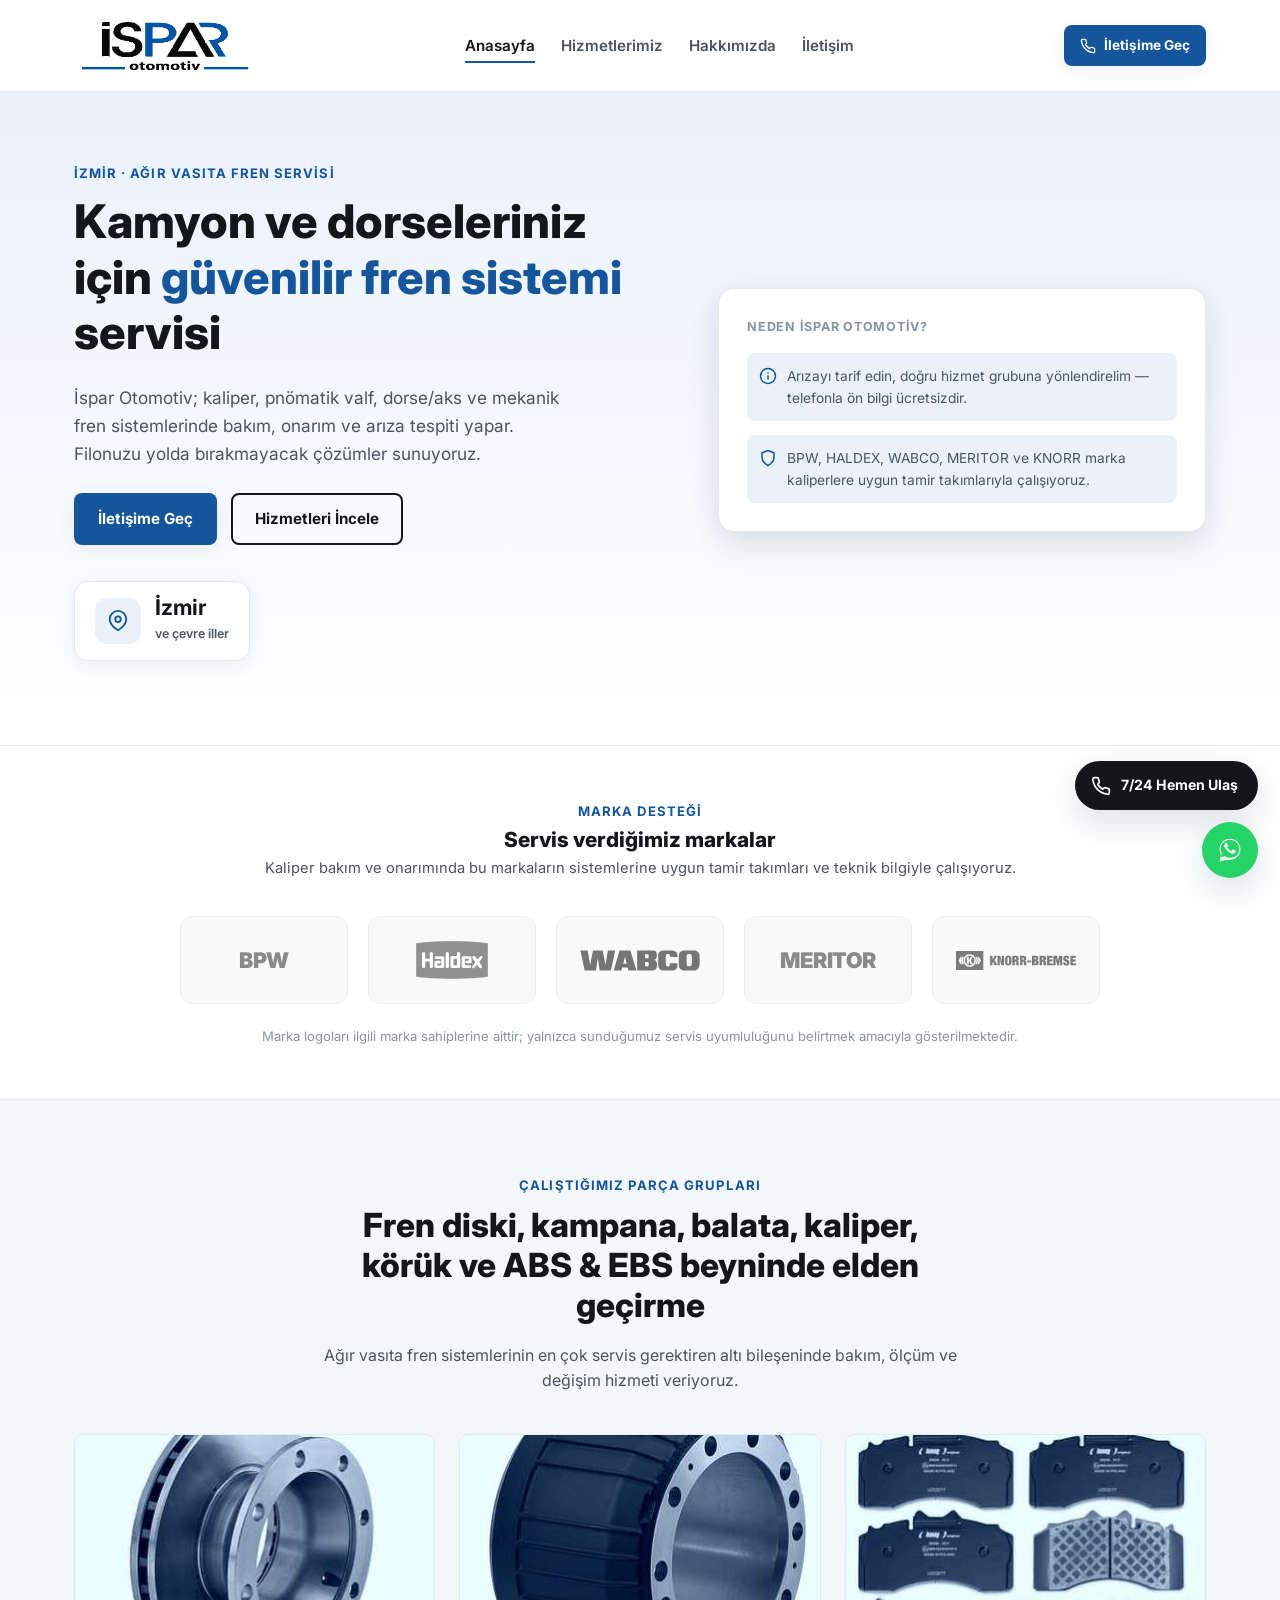
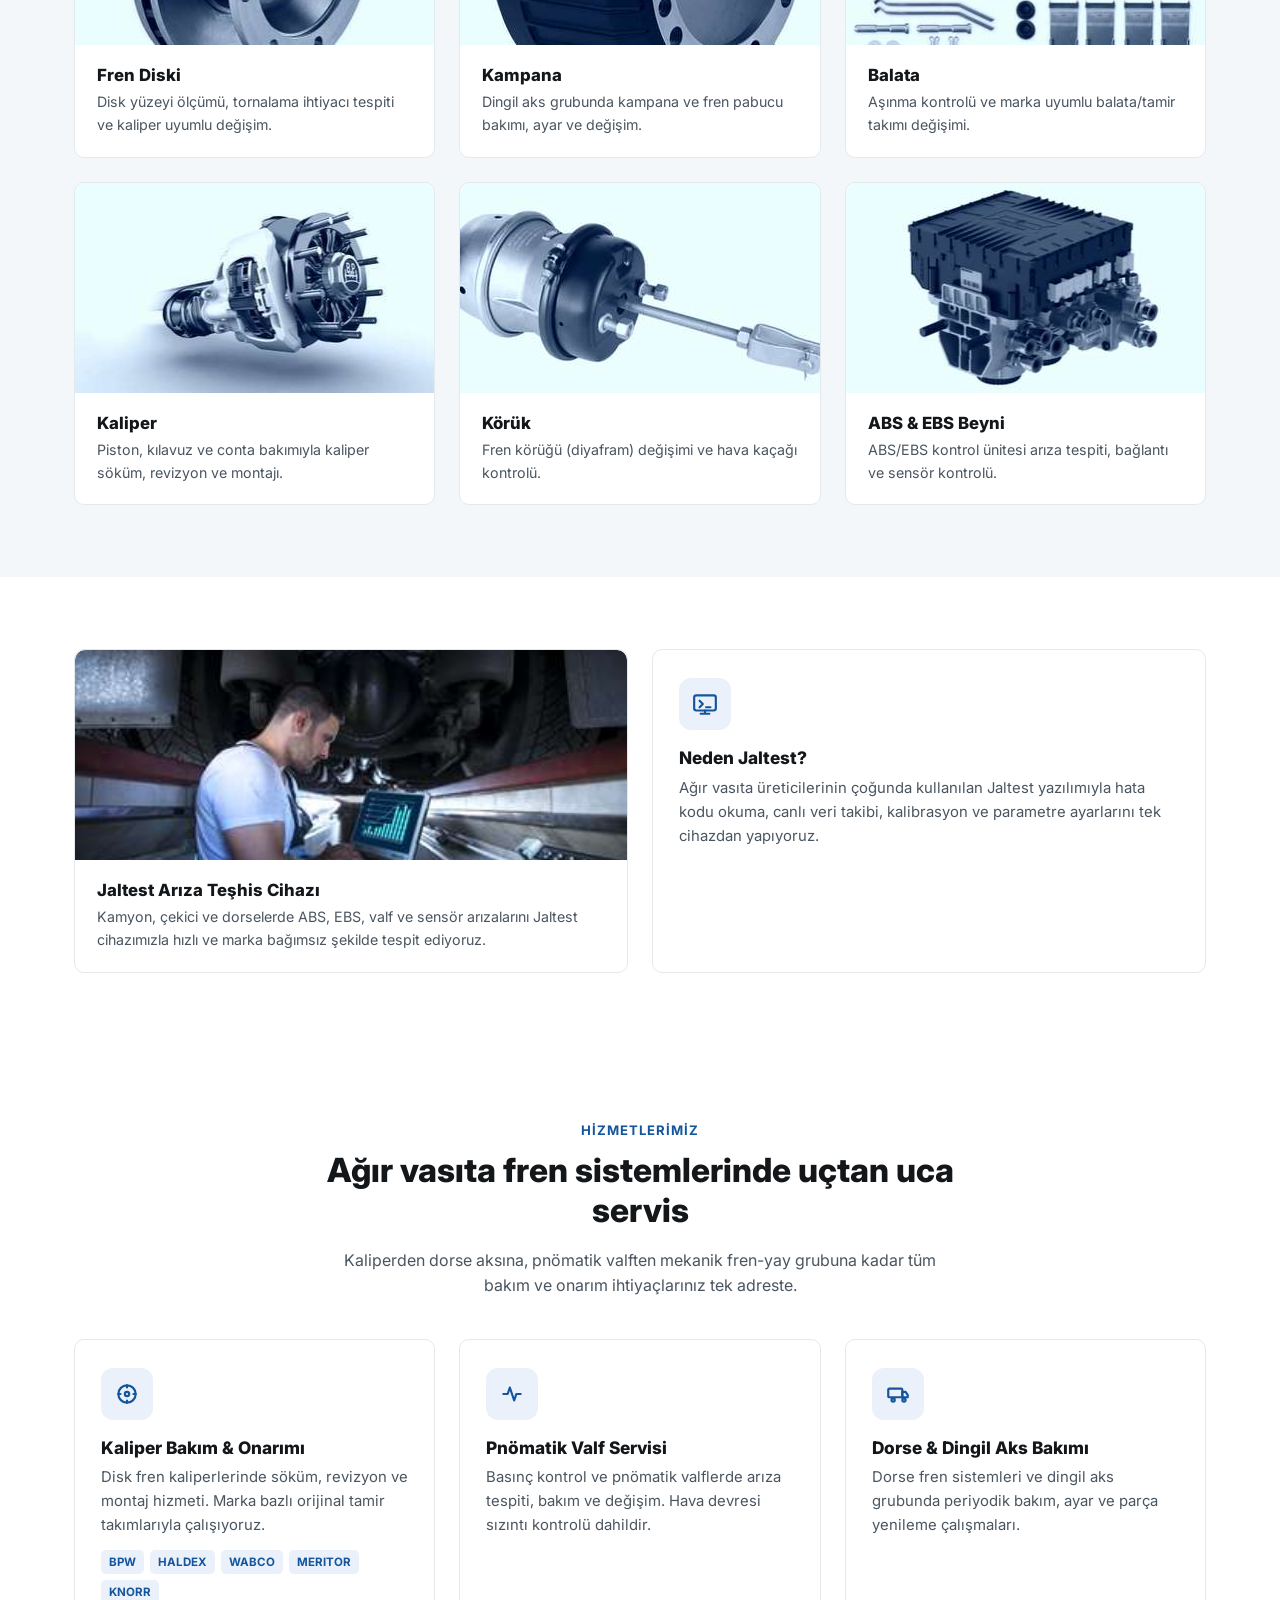
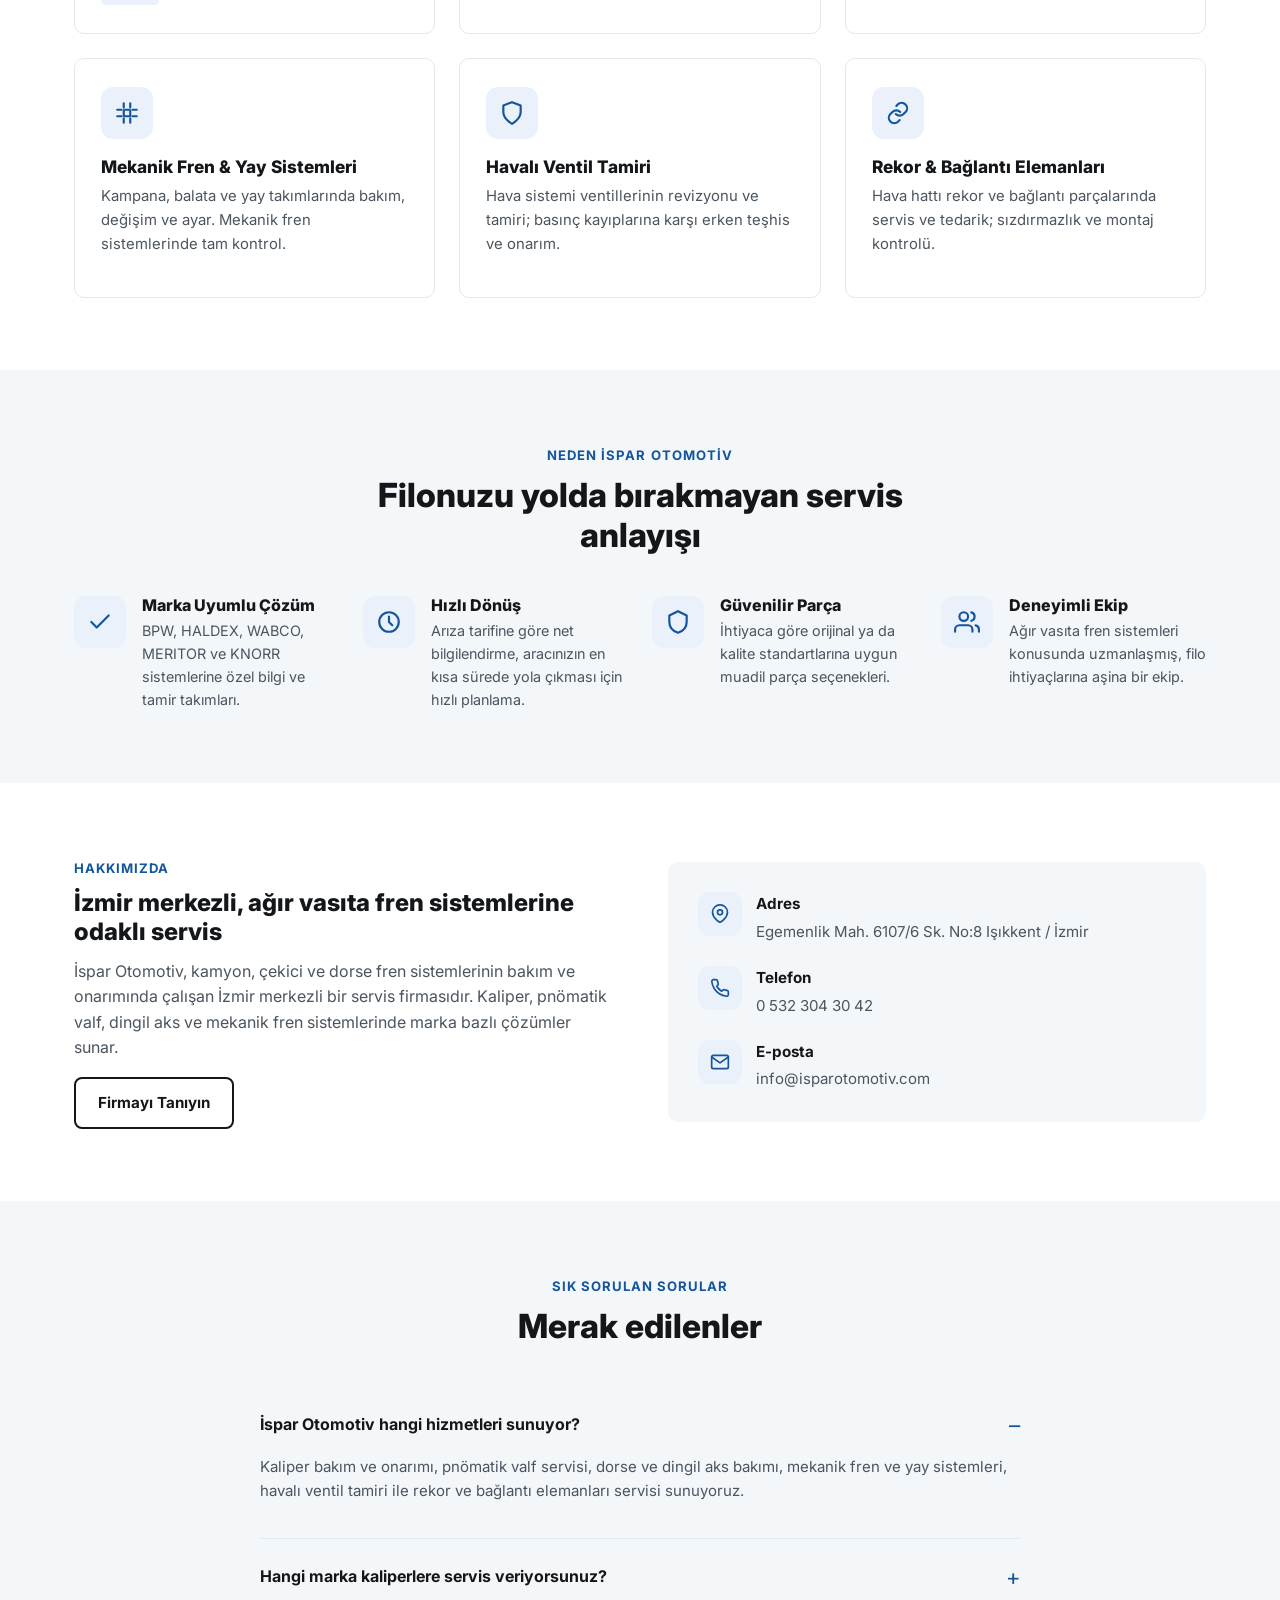
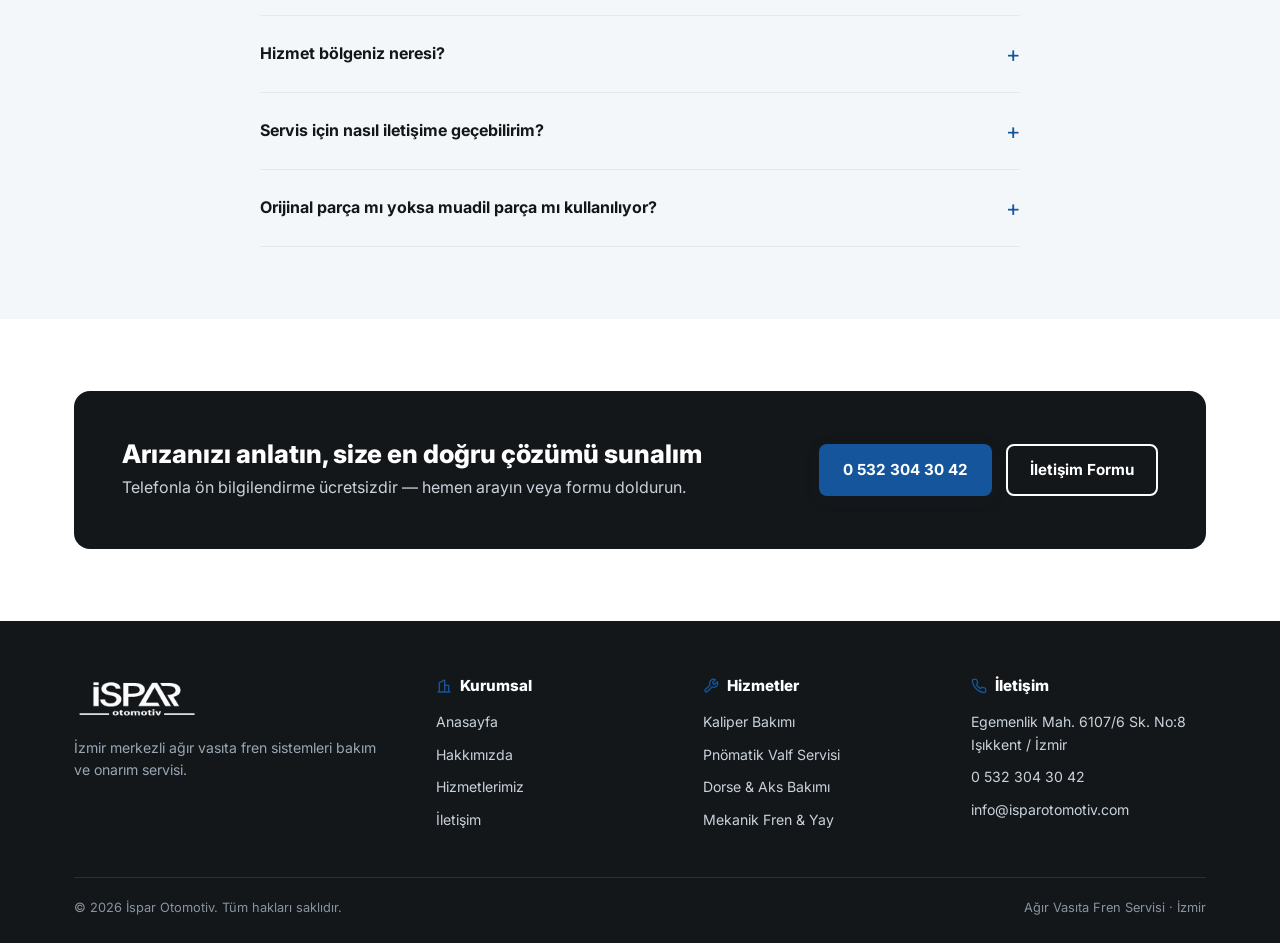
<file: index.html>
<!DOCTYPE html>
<html lang="tr">
<head>
<meta charset="UTF-8">
<meta name="viewport" content="width=device-width, initial-scale=1.0">
<title>İspar Otomotiv | İzmir Ağır Vasıta Fren Servisi – Kaliper, Valf, Dorse Bakımı</title>
<meta name="description" content="İspar Otomotiv, İzmir'de ağır vasıta (kamyon, çekici, dorse) fren sistemleri servisidir. BPW, HALDEX, WABCO, MERITOR, KNORR marka kaliper tamiri, pnömatik valf ve dorse/aks bakımı sunar.">
<link rel="canonical" href="https://www.isparotomotiv.com/">
<meta name="robots" content="index, follow">

<!-- Open Graph -->
<meta property="og:type" content="business.business">
<meta property="og:title" content="İspar Otomotiv | Ağır Vasıta Fren Servisi">
<meta property="og:description" content="İzmir'de ağır vasıta fren sistemleri bakım ve onarım hizmeti: kaliper tamiri, pnömatik valf servisi, dorse ve dingil aks bakımı.">
<meta property="og:url" content="https://www.isparotomotiv.com/">
<meta property="og:image" content="assets/og-image.png">
<meta property="og:locale" content="tr_TR">

<link rel="icon" href="assets/favicon.svg" type="image/svg+xml">
<link rel="apple-touch-icon" href="assets/logo.png">
<link rel="stylesheet" href="assets/style.css">
<link rel="preconnect" href="https://fonts.googleapis.com">
<link rel="stylesheet" href="https://fonts.googleapis.com/css2?family=Inter:wght@500;600;700;800;900&display=swap">

<!-- JSON-LD: Yerel işletme + hizmetler (SEO ve GEO / yapay zeka arama motorları için) -->
<script type="application/ld+json">
{
  "@context": "https://schema.org",
  "@type": ["AutoRepair", "LocalBusiness"],
  "name": "İspar Otomotiv",
  "alternateName": "İspar Ağır Vasıta Fren Servisi",
  "description": "Ağır vasıta (kamyon, çekici, dorse) fren sistemleri bakım ve onarım servisi. BPW, HALDEX, WABCO, MERITOR, KNORR marka kaliper tamiri, pnömatik valf ve dingil aks bakımı.",
  "url": "https://www.isparotomotiv.com/",
  "image": "https://www.isparotomotiv.com/assets/og-image.png",
  "telephone": "+905323043042",
  "email": "info@isparotomotiv.com",
  "address": {
    "@type": "PostalAddress",
    "streetAddress": "Egemenlik Mahallesi 6107/6 Sokak No:8 Işıkkent",
    "addressLocality": "İzmir",
    "addressCountry": "TR"
  },
  "areaServed": "İzmir ve çevre iller",
  "priceRange": "$$",
  "sameAs": ["https://www.isparotomotiv.com/"],
  "makesOffer": [
    { "@type": "Offer", "itemOffered": { "@type": "Service", "name": "Kaliper Bakım ve Onarımı (BPW, HALDEX, WABCO, MERITOR, KNORR)" } },
    { "@type": "Offer", "itemOffered": { "@type": "Service", "name": "Fren Körüğü (Diyafram) Servisi" } },
    { "@type": "Offer", "itemOffered": { "@type": "Service", "name": "ABS ve EBS Beyni Arıza Tespiti ve Servisi" } },
    { "@type": "Offer", "itemOffered": { "@type": "Service", "name": "Pnömatik Valf Servisi" } },
    { "@type": "Offer", "itemOffered": { "@type": "Service", "name": "Dorse ve Dingil Aks Bakımı" } },
    { "@type": "Offer", "itemOffered": { "@type": "Service", "name": "Mekanik Fren ve Yay Sistemleri Bakımı" } },
    { "@type": "Offer", "itemOffered": { "@type": "Service", "name": "Havalı Ventil Tamiri" } },
    { "@type": "Offer", "itemOffered": { "@type": "Service", "name": "Rekor ve Bağlantı Elemanları Servisi" } }
  ]
}
</script>

<!-- JSON-LD: Sık Sorulan Sorular -->
<script type="application/ld+json">
{
  "@context": "https://schema.org",
  "@type": "FAQPage",
  "mainEntity": [
    {
      "@type": "Question",
      "name": "İspar Otomotiv hangi hizmetleri sunuyor?",
      "acceptedAnswer": { "@type": "Answer", "text": "İspar Otomotiv; kaliper bakım ve onarımı, pnömatik valf servisi, dorse ve dingil aks bakımı, mekanik fren ve yay sistemleri, havalı ventil tamiri ile rekor ve bağlantı elemanları servisini kapsayan ağır vasıta fren sistemi hizmetleri sunar." }
    },
    {
      "@type": "Question",
      "name": "Hangi marka kaliperlere servis veriyorsunuz?",
      "acceptedAnswer": { "@type": "Answer", "text": "BPW, HALDEX, WABCO, MERITOR ve KNORR marka kaliper tamir takımları ile ilgili bakım ve onarım hizmeti veriyoruz." }
    },
    {
      "@type": "Question",
      "name": "Hizmet bölgeniz neresi?",
      "acceptedAnswer": { "@type": "Answer", "text": "İzmir merkezli olarak hizmet veriyor, İzmir ve çevre illerdeki ağır vasıta filolarına destek sağlıyoruz." }
    },
    {
      "@type": "Question",
      "name": "Servis için nasıl iletişime geçebilirim?",
      "acceptedAnswer": { "@type": "Answer", "text": "0 532 304 30 42 numaralı telefondan arayabilir, info@isparotomotiv.com adresine e-posta gönderebilir veya web sitemizdeki iletişim formunu doldurabilirsiniz." }
    },
    {
      "@type": "Question",
      "name": "Orijinal parça mı yoksa muadil parça mı kullanılıyor?",
      "acceptedAnswer": { "@type": "Answer", "text": "Araç ve filo ihtiyacına göre hem orijinal hem de kalite standartlarına uygun muadil parça seçenekleri sunuyoruz." }
    }
  ]
}
</script>
</head>
<body>

<header class="site-header">
  <div class="container">
    <a href="index.html" class="brand" aria-label="İspar Otomotiv anasayfa">
      <img src="assets/logo.png" alt="İspar Otomotiv logo" class="brand-logo">
    </a>

    <nav class="main-nav" id="main-nav">
      <ul>
        <li><a href="index.html" aria-current="page">Anasayfa</a></li>
        <li><a href="hizmetler.html">Hizmetlerimiz</a></li>
        <li><a href="hakkimizda.html">Hakkımızda</a></li>
        <li><a href="iletisim.html">İletişim</a></li>
      </ul>
    </nav>

    <div class="header-right">
      <a href="tel:+905323043042" class="header-contact-btn" aria-label="Bizi hemen arayın">
        <svg viewBox="0 0 24 24" fill="none" stroke="currentColor" stroke-width="2" stroke-linecap="round" stroke-linejoin="round"><path d="M22 16.92v3a2 2 0 0 1-2.18 2 19.79 19.79 0 0 1-8.63-3.07 19.5 19.5 0 0 1-6-6 19.79 19.79 0 0 1-3.07-8.67A2 2 0 0 1 4.11 2h3a2 2 0 0 1 2 1.72c.127.96.362 1.903.7 2.81a2 2 0 0 1-.45 2.11L8.09 9.91a16 16 0 0 0 6 6l1.27-1.27a2 2 0 0 1 2.11-.45c.907.338 1.85.573 2.81.7A2 2 0 0 1 22 16.92z"/></svg>
        <span class="full">İletişime Geç</span>
      </a>
      <button class="nav-toggle" aria-label="Menüyü aç" aria-expanded="false" aria-controls="main-nav">
        <span></span><span></span><span></span>
      </button>
    </div>
  </div>
</header>

<main>

  <!-- HERO -->
  <section class="hero">
    <div class="container">
      <div class="hero-copy">
        <span class="eyebrow">İzmir · Ağır Vasıta Fren Servisi</span>
        <h1>Kamyon ve dorseleriniz için <span class="hl">güvenilir fren sistemi</span> servisi</h1>
        <p class="lead">İspar Otomotiv; kaliper, pnömatik valf, dorse/aks ve mekanik fren sistemlerinde bakım, onarım ve arıza tespiti yapar. Filonuzu yolda bırakmayacak çözümler sunuyoruz.</p>
        <div class="hero-cta">
          <a href="iletisim.html" class="btn btn--primary">İletişime Geç</a>
          <a href="hizmetler.html" class="btn btn--outline">Hizmetleri İncele</a>
        </div>
        <div class="stat-strip stat-strip--single">
          <div class="stat-pill">
            <div class="icon-tile"><svg viewBox="0 0 24 24" fill="none" stroke="currentColor" stroke-width="2" stroke-linecap="round" stroke-linejoin="round"><path d="M21 10c0 7-9 12-9 12S3 17 3 10a9 9 0 0 1 18 0z"/><circle cx="12" cy="10" r="3"/></svg></div>
            <div><b>İzmir</b><span>ve çevre iller</span></div>
          </div>
        </div>
      </div>

      <div class="hero-art">
        <div class="brands-title">Neden İspar Otomotiv?</div>
        <div class="note" style="margin-bottom:14px;">
          <svg viewBox="0 0 24 24" fill="none" stroke="currentColor" stroke-width="2" stroke-linecap="round" stroke-linejoin="round"><circle cx="12" cy="12" r="10"/><path d="M12 16v-4M12 8h.01"/></svg>
          <span>Arızayı tarif edin, doğru hizmet grubuna yönlendirelim — telefonla ön bilgi ücretsizdir.</span>
        </div>
        <div class="note">
          <svg viewBox="0 0 24 24" fill="none" stroke="currentColor" stroke-width="2" stroke-linecap="round" stroke-linejoin="round"><path d="M12 22s8-4.5 8-11V5l-8-3-8 3v6c0 6.5 8 11 8 11z"/></svg>
          <span>BPW, HALDEX, WABCO, MERITOR ve KNORR marka kaliperlere uygun tamir takımlarıyla çalışıyoruz.</span>
        </div>
      </div>
    </div>
  </section>

  <!-- MARKA DUVARI -->
  <section class="brand-wall">
    <div class="container">
      <div class="brand-wall-head">
        <span class="eyebrow">Marka Desteği</span>
        <h2>Servis verdiğimiz markalar</h2>
        <p>Kaliper bakım ve onarımında bu markaların sistemlerine uygun tamir takımları ve teknik bilgiyle çalışıyoruz.</p>
      </div>
      <div class="brand-row">
        <div class="brand-item text-badge" title="BPW">BPW</div>
        <div class="brand-item"><img src="assets/brands/haldex.svg" alt="Haldex logosu" loading="lazy"></div>
        <div class="brand-item"><img src="assets/brands/wabco.svg" alt="WABCO logosu" loading="lazy"></div>
        <div class="brand-item text-badge" title="Meritor">MERITOR</div>
        <div class="brand-item"><img src="assets/brands/knorr.png" alt="Knorr-Bremse logosu" loading="lazy"></div>
      </div>
      <p class="brand-wall-more">Marka logoları ilgili marka sahiplerine aittir; yalnızca sunduğumuz servis uyumluluğunu belirtmek amacıyla gösterilmektedir.</p>
    </div>
  </section>

  <!-- PARÇA GALERİSİ -->
  <section class="section section--gray">
    <div class="container">
      <div class="section-head center">
        <span class="eyebrow">Çalıştığımız Parça Grupları</span>
        <h2>Fren diski, kampana, balata, kaliper, körük ve ABS &amp; EBS beyninde elden geçirme</h2>
        <p>Ağır vasıta fren sistemlerinin en çok servis gerektiren altı bileşeninde bakım, ölçüm ve değişim hizmeti veriyoruz.</p>
      </div>
      <div class="grid grid--3">
        <article class="card photo-card">
          <img src="assets/photos/disc.jpg" alt="Ağır vasıta fren diski" loading="lazy">
          <div class="photo-card-body">
            <h3>Fren Diski</h3>
            <p>Disk yüzeyi ölçümü, tornalama ihtiyacı tespiti ve kaliper uyumlu değişim.</p>
          </div>
        </article>
        <article class="card photo-card">
          <img src="assets/photos/drum.jpg" alt="Ağır vasıta fren kampanası" loading="lazy">
          <div class="photo-card-body">
            <h3>Kampana</h3>
            <p>Dingil aks grubunda kampana ve fren pabucu bakımı, ayar ve değişim.</p>
          </div>
        </article>
        <article class="card photo-card">
          <img src="assets/photos/pad.jpg" alt="Ağır vasıta fren balatası" loading="lazy">
          <div class="photo-card-body">
            <h3>Balata</h3>
            <p>Aşınma kontrolü ve marka uyumlu balata/tamir takımı değişimi.</p>
          </div>
        </article>
        <article class="card photo-card">
          <img src="assets/photos/kaliper.jpg" alt="Ağır vasıta mavi kaplamalı fren kaliperi" loading="lazy">
          <div class="photo-card-body">
            <h3>Kaliper</h3>
            <p>Piston, kılavuz ve conta bakımıyla kaliper söküm, revizyon ve montajı.</p>
          </div>
        </article>
        <article class="card photo-card">
          <img src="assets/photos/koruk.jpg" alt="Ağır vasıta mavi kaplamalı fren körüğü" loading="lazy">
          <div class="photo-card-body">
            <h3>Körük</h3>
            <p>Fren körüğü (diyafram) değişimi ve hava kaçağı kontrolü.</p>
          </div>
        </article>
        <article class="card photo-card">
          <img src="assets/photos/abs-ebs.jpg" alt="Ağır vasıta ABS ve EBS beyni" loading="lazy">
          <div class="photo-card-body">
            <h3>ABS &amp; EBS Beyni</h3>
            <p>ABS/EBS kontrol ünitesi arıza tespiti, bağlantı ve sensör kontrolü.</p>
          </div>
        </article>
      </div>
    </div>
  </section>

  <!-- JALTEST -->
  <section class="section">
    <div class="container">
      <div class="grid grid--2">
        <article class="card photo-card">
          <img src="assets/photos/jaltest.jpg" alt="Jaltest ağır vasıta arıza teşhis cihazı" loading="lazy">
          <div class="photo-card-body">
            <h3>Jaltest Arıza Teşhis Cihazı</h3>
            <p>Kamyon, çekici ve dorselerde ABS, EBS, valf ve sensör arızalarını Jaltest cihazımızla hızlı ve marka bağımsız şekilde tespit ediyoruz.</p>
          </div>
        </article>
        <article class="card">
          <div class="icon-tile">
            <svg viewBox="0 0 24 24" fill="none" stroke="currentColor" stroke-width="2" stroke-linecap="round" stroke-linejoin="round"><rect x="2" y="4" width="20" height="14" rx="2"/><path d="M8 21h8M12 18v3"/><path d="M7 9l3 3-3 3M13 15h4"/></svg>
          </div>
          <h3>Neden Jaltest?</h3>
          <p>Ağır vasıta üreticilerinin çoğunda kullanılan Jaltest yazılımıyla hata kodu okuma, canlı veri takibi, kalibrasyon ve parametre ayarlarını tek cihazdan yapıyoruz.</p>
        </article>
      </div>
    </div>
  </section>

  <!-- HİZMETLER ÖZET -->
  <section class="section" id="hizmetler">
    <div class="container">
      <div class="section-head center">
        <span class="eyebrow">Hizmetlerimiz</span>
        <h2>Ağır vasıta fren sistemlerinde uçtan uca servis</h2>
        <p>Kaliperden dorse aksına, pnömatik valften mekanik fren-yay grubuna kadar tüm bakım ve onarım ihtiyaçlarınız tek adreste.</p>
      </div>

      <div class="grid grid--3">
        <article class="card">
          <div class="icon-tile">
            <svg viewBox="0 0 24 24" fill="none" stroke="currentColor" stroke-width="2" stroke-linecap="round" stroke-linejoin="round"><circle cx="12" cy="12" r="8"/><circle cx="12" cy="12" r="2"/><path d="M12 4v2M12 18v2M4 12h2M18 12h2"/></svg>
          </div>
          <h3>Kaliper Bakım &amp; Onarımı</h3>
          <p>Disk fren kaliperlerinde söküm, revizyon ve montaj hizmeti. Marka bazlı orijinal tamir takımlarıyla çalışıyoruz.</p>
          <div class="tags"><span>BPW</span><span>HALDEX</span><span>WABCO</span><span>MERITOR</span><span>KNORR</span></div>
        </article>

        <article class="card">
          <div class="icon-tile">
            <svg viewBox="0 0 24 24" fill="none" stroke="currentColor" stroke-width="2" stroke-linecap="round" stroke-linejoin="round"><path d="M4 12h4l2-6 4 12 2-6h4"/></svg>
          </div>
          <h3>Pnömatik Valf Servisi</h3>
          <p>Basınç kontrol ve pnömatik valflerde arıza tespiti, bakım ve değişim. Hava devresi sızıntı kontrolü dahildir.</p>
        </article>

        <article class="card">
          <div class="icon-tile">
            <svg viewBox="0 0 24 24" fill="none" stroke="currentColor" stroke-width="2" stroke-linecap="round" stroke-linejoin="round"><rect x="3" y="7" width="13" height="8" rx="1"/><path d="M16 10h3l2 3v2h-5z"/><circle cx="7.5" cy="17.5" r="1.5"/><circle cx="17.5" cy="17.5" r="1.5"/></svg>
          </div>
          <h3>Dorse &amp; Dingil Aks Bakımı</h3>
          <p>Dorse fren sistemleri ve dingil aks grubunda periyodik bakım, ayar ve parça yenileme çalışmaları.</p>
        </article>

        <article class="card">
          <div class="icon-tile">
            <svg viewBox="0 0 24 24" fill="none" stroke="currentColor" stroke-width="2" stroke-linecap="round" stroke-linejoin="round"><path d="M9 3v4M15 3v4M9 17v4M15 17v4M3 9h4M3 15h4M17 9h4M17 15h4"/><rect x="9" y="9" width="6" height="6" rx="1"/></svg>
          </div>
          <h3>Mekanik Fren &amp; Yay Sistemleri</h3>
          <p>Kampana, balata ve yay takımlarında bakım, değişim ve ayar. Mekanik fren sistemlerinde tam kontrol.</p>
        </article>

        <article class="card">
          <div class="icon-tile">
            <svg viewBox="0 0 24 24" fill="none" stroke="currentColor" stroke-width="2" stroke-linecap="round" stroke-linejoin="round"><path d="M12 22s8-4.5 8-11V5l-8-3-8 3v6c0 6.5 8 11 8 11z"/></svg>
          </div>
          <h3>Havalı Ventil Tamiri</h3>
          <p>Hava sistemi ventillerinin revizyonu ve tamiri; basınç kayıplarına karşı erken teşhis ve onarım.</p>
        </article>

        <article class="card">
          <div class="icon-tile">
            <svg viewBox="0 0 24 24" fill="none" stroke="currentColor" stroke-width="2" stroke-linecap="round" stroke-linejoin="round"><path d="M10 13a5 5 0 0 0 7.07 0l1.93-1.93a5 5 0 0 0-7.07-7.07L10.5 5.5"/><path d="M14 11a5 5 0 0 0-7.07 0L4.93 12.93a5 5 0 0 0 7.07 7.07L13.5 18.5"/></svg>
          </div>
          <h3>Rekor &amp; Bağlantı Elemanları</h3>
          <p>Hava hattı rekor ve bağlantı parçalarında servis ve tedarik; sızdırmazlık ve montaj kontrolü.</p>
        </article>
      </div>
    </div>
  </section>

  <!-- NEDEN BİZ -->
  <section class="section section--gray">
    <div class="container">
      <div class="section-head center">
        <span class="eyebrow">Neden İspar Otomotiv</span>
        <h2>Filonuzu yolda bırakmayan servis anlayışı</h2>
      </div>

      <div class="grid grid--4">
        <div class="feature">
          <div class="icon-tile">
            <svg viewBox="0 0 24 24" fill="none" stroke="currentColor" stroke-width="2" stroke-linecap="round" stroke-linejoin="round"><path d="M20 6L9 17l-5-5"/></svg>
          </div>
          <div>
            <h4>Marka Uyumlu Çözüm</h4>
            <p>BPW, HALDEX, WABCO, MERITOR ve KNORR sistemlerine özel bilgi ve tamir takımları.</p>
          </div>
        </div>
        <div class="feature">
          <div class="icon-tile">
            <svg viewBox="0 0 24 24" fill="none" stroke="currentColor" stroke-width="2" stroke-linecap="round" stroke-linejoin="round"><circle cx="12" cy="12" r="9"/><path d="M12 7v5l3 3"/></svg>
          </div>
          <div>
            <h4>Hızlı Dönüş</h4>
            <p>Arıza tarifine göre net bilgilendirme, aracınızın en kısa sürede yola çıkması için hızlı planlama.</p>
          </div>
        </div>
        <div class="feature">
          <div class="icon-tile">
            <svg viewBox="0 0 24 24" fill="none" stroke="currentColor" stroke-width="2" stroke-linecap="round" stroke-linejoin="round"><path d="M12 2l8 4v6c0 5-3.5 8.5-8 10-4.5-1.5-8-5-8-10V6z"/></svg>
          </div>
          <div>
            <h4>Güvenilir Parça</h4>
            <p>İhtiyaca göre orijinal ya da kalite standartlarına uygun muadil parça seçenekleri.</p>
          </div>
        </div>
        <div class="feature">
          <div class="icon-tile">
            <svg viewBox="0 0 24 24" fill="none" stroke="currentColor" stroke-width="2" stroke-linecap="round" stroke-linejoin="round"><path d="M17 21v-2a4 4 0 0 0-4-4H5a4 4 0 0 0-4 4v2"/><circle cx="9" cy="7" r="4"/><path d="M23 21v-2a4 4 0 0 0-3-3.87"/><path d="M16 3.13a4 4 0 0 1 0 7.75"/></svg>
          </div>
          <div>
            <h4>Deneyimli Ekip</h4>
            <p>Ağır vasıta fren sistemleri konusunda uzmanlaşmış, filo ihtiyaçlarına aşina bir ekip.</p>
          </div>
        </div>
      </div>
    </div>
  </section>

  <!-- HAKKIMIZDA TEASER -->
  <section class="section">
    <div class="container">
      <div class="grid grid--2" style="align-items:center; gap:56px;">
        <div>
          <span class="eyebrow">Hakkımızda</span>
          <h2>İzmir merkezli, ağır vasıta fren sistemlerine odaklı servis</h2>
          <p>İspar Otomotiv, kamyon, çekici ve dorse fren sistemlerinin bakım ve onarımında çalışan İzmir merkezli bir servis firmasıdır. Kaliper, pnömatik valf, dingil aks ve mekanik fren sistemlerinde marka bazlı çözümler sunar.</p>
          <a href="hakkimizda.html" class="btn btn--outline">Firmayı Tanıyın</a>
        </div>
        <div class="contact-info-card">
          <div class="contact-line">
            <div class="icon-tile"><svg viewBox="0 0 24 24" fill="none" stroke="currentColor" stroke-width="2" stroke-linecap="round" stroke-linejoin="round"><path d="M21 10c0 7-9 12-9 12S3 17 3 10a9 9 0 0 1 18 0z"/><circle cx="12" cy="10" r="3"/></svg></div>
            <div><b>Adres</b><span class="value">Egemenlik Mah. 6107/6 Sk. No:8 Işıkkent / İzmir</span></div>
          </div>
          <div class="contact-line">
            <div class="icon-tile"><svg viewBox="0 0 24 24" fill="none" stroke="currentColor" stroke-width="2" stroke-linecap="round" stroke-linejoin="round"><path d="M22 16.92v3a2 2 0 0 1-2.18 2 19.79 19.79 0 0 1-8.63-3.07 19.5 19.5 0 0 1-6-6 19.79 19.79 0 0 1-3.07-8.67A2 2 0 0 1 4.11 2h3a2 2 0 0 1 2 1.72c.127.96.362 1.903.7 2.81a2 2 0 0 1-.45 2.11L8.09 9.91a16 16 0 0 0 6 6l1.27-1.27a2 2 0 0 1 2.11-.45c.907.338 1.85.573 2.81.7A2 2 0 0 1 22 16.92z"/></svg></div>
            <div><b>Telefon</b><a href="tel:+905323043042">0 532 304 30 42</a></div>
          </div>
          <div class="contact-line">
            <div class="icon-tile"><svg viewBox="0 0 24 24" fill="none" stroke="currentColor" stroke-width="2" stroke-linecap="round" stroke-linejoin="round"><path d="M4 4h16v16H4z" opacity="0"/><path d="M22 6l-10 7L2 6"/><rect x="2" y="4" width="20" height="16" rx="2"/></svg></div>
            <div><b>E-posta</b><a href="mailto:info@isparotomotiv.com">info@isparotomotiv.com</a></div>
          </div>
        </div>
      </div>
    </div>
  </section>

  <!-- SSS -->
  <section class="section section--gray">
    <div class="container">
      <div class="section-head center">
        <span class="eyebrow">Sık Sorulan Sorular</span>
        <h2>Merak edilenler</h2>
      </div>
      <div class="faq">
        <details class="faq-item" open>
          <summary>İspar Otomotiv hangi hizmetleri sunuyor?</summary>
          <p>Kaliper bakım ve onarımı, pnömatik valf servisi, dorse ve dingil aks bakımı, mekanik fren ve yay sistemleri, havalı ventil tamiri ile rekor ve bağlantı elemanları servisi sunuyoruz.</p>
        </details>
        <details class="faq-item">
          <summary>Hangi marka kaliperlere servis veriyorsunuz?</summary>
          <p>BPW, HALDEX, WABCO, MERITOR ve KNORR marka kaliper tamir takımları ile ilgili bakım ve onarım hizmeti veriyoruz.</p>
        </details>
        <details class="faq-item">
          <summary>Hizmet bölgeniz neresi?</summary>
          <p>İzmir merkezli olarak hizmet veriyor, İzmir ve çevre illerdeki ağır vasıta filolarına destek sağlıyoruz.</p>
        </details>
        <details class="faq-item">
          <summary>Servis için nasıl iletişime geçebilirim?</summary>
          <p>0 532 304 30 42 numaralı telefondan arayabilir, info@isparotomotiv.com adresine e-posta gönderebilir ya da <a href="iletisim.html">iletişim formunu</a> doldurabilirsiniz.</p>
        </details>
        <details class="faq-item">
          <summary>Orijinal parça mı yoksa muadil parça mı kullanılıyor?</summary>
          <p>Araç ve filo ihtiyacına göre hem orijinal hem de kalite standartlarına uygun muadil parça seçenekleri sunuyoruz.</p>
        </details>
      </div>
    </div>
  </section>

  <!-- CTA -->
  <section class="section">
    <div class="container">
      <div class="cta-band">
        <div>
          <h2>Arızanızı anlatın, size en doğru çözümü sunalım</h2>
          <p>Telefonla ön bilgilendirme ücretsizdir — hemen arayın veya formu doldurun.</p>
        </div>
        <div class="hero-cta" style="margin-top:0;">
          <a href="tel:+905323043042" class="btn btn--primary">0 532 304 30 42</a>
          <a href="iletisim.html" class="btn btn--outline">İletişim Formu</a>
        </div>
      </div>
    </div>
  </section>

</main>

<footer class="site-footer">
  <div class="container">
    <div class="footer-grid">
      <div class="footer-brand">
        <img src="assets/logo-white.png" alt="İspar Otomotiv logo" class="brand-logo">
        <p>İzmir merkezli ağır vasıta fren sistemleri bakım ve onarım servisi.</p>
      </div>
      <div>
        <h4><svg viewBox="0 0 24 24" fill="none" stroke="currentColor" stroke-width="2" stroke-linecap="round" stroke-linejoin="round"><path d="M3 21h18M5 21V7l8-4v18M13 21V11h6v10"/></svg>Kurumsal</h4>
        <ul>
          <li><a href="index.html">Anasayfa</a></li>
          <li><a href="hakkimizda.html">Hakkımızda</a></li>
          <li><a href="hizmetler.html">Hizmetlerimiz</a></li>
          <li><a href="iletisim.html">İletişim</a></li>
        </ul>
      </div>
      <div>
        <h4><svg viewBox="0 0 24 24" fill="none" stroke="currentColor" stroke-width="2" stroke-linecap="round" stroke-linejoin="round"><path d="M14.7 6.3a1 1 0 0 0 0 1.4l1.6 1.6a1 1 0 0 0 1.4 0l3.77-3.77a6 6 0 0 1-7.94 7.94l-6.91 6.91a2.12 2.12 0 0 1-3-3l6.91-6.91a6 6 0 0 1 7.94-7.94z"/></svg>Hizmetler</h4>
        <ul>
          <li><a href="hizmetler.html#kaliper">Kaliper Bakımı</a></li>
          <li><a href="hizmetler.html#valf">Pnömatik Valf Servisi</a></li>
          <li><a href="hizmetler.html#dorse">Dorse &amp; Aks Bakımı</a></li>
          <li><a href="hizmetler.html#mekanik">Mekanik Fren &amp; Yay</a></li>
        </ul>
      </div>
      <div>
        <h4><svg viewBox="0 0 24 24" fill="none" stroke="currentColor" stroke-width="2" stroke-linecap="round" stroke-linejoin="round"><path d="M22 16.92v3a2 2 0 0 1-2.18 2 19.79 19.79 0 0 1-8.63-3.07 19.5 19.5 0 0 1-6-6 19.79 19.79 0 0 1-3.07-8.67A2 2 0 0 1 4.11 2h3a2 2 0 0 1 2 1.72c.127.96.362 1.903.7 2.81a2 2 0 0 1-.45 2.11L8.09 9.91a16 16 0 0 0 6 6l1.27-1.27a2 2 0 0 1 2.11-.45c.907.338 1.85.573 2.81.7A2 2 0 0 1 22 16.92z"/></svg>İletişim</h4>
        <ul>
          <li>Egemenlik Mah. 6107/6 Sk. No:8 Işıkkent / İzmir</li>
          <li><a href="tel:+905323043042">0 532 304 30 42</a></li>
          <li><a href="mailto:info@isparotomotiv.com">info@isparotomotiv.com</a></li>
        </ul>
      </div>
    </div>
    <div class="footer-bottom">
      <span>© <span id="year"></span> İspar Otomotiv. Tüm hakları saklıdır.</span>
      <span>Ağır Vasıta Fren Servisi · İzmir</span>
    </div>
  </div>
</footer>

<!-- Sabit iletişim butonları: WhatsApp + 7/24 Hemen Ulaş -->
<div class="floating-actions">
  <a href="tel:+905323043042" class="fab fab--call" aria-label="7/24 hemen arayın">
    <svg viewBox="0 0 24 24" fill="none" stroke="currentColor" stroke-width="2" stroke-linecap="round" stroke-linejoin="round"><path d="M22 16.92v3a2 2 0 0 1-2.18 2 19.79 19.79 0 0 1-8.63-3.07 19.5 19.5 0 0 1-6-6 19.79 19.79 0 0 1-3.07-8.67A2 2 0 0 1 4.11 2h3a2 2 0 0 1 2 1.72c.127.96.362 1.903.7 2.81a2 2 0 0 1-.45 2.11L8.09 9.91a16 16 0 0 0 6 6l1.27-1.27a2 2 0 0 1 2.11-.45c.907.338 1.85.573 2.81.7A2 2 0 0 1 22 16.92z"/></svg>
    <span class="fab-label">7/24 Hemen Ulaş</span>
  </a>
  <a href="https://wa.me/905323043042?text=Merhaba%2C%20servis%20hakk%C4%B1nda%20bilgi%20almak%20istiyorum." class="fab fab--whatsapp" target="_blank" rel="noopener" aria-label="WhatsApp ile yazın">
    <svg viewBox="0 0 32 32" fill="currentColor" aria-hidden="true"><path d="M16.001 3C9.373 3 4 8.373 4 15c0 2.34.653 4.527 1.786 6.393L4 29l7.8-1.748A11.93 11.93 0 0 0 16.001 27C22.628 27 28 21.627 28 15S22.628 3 16.001 3zm0 21.75c-1.98 0-3.85-.53-5.457-1.457l-.39-.226-4.63 1.037 1.06-4.51-.254-.406A9.71 9.71 0 0 1 5.25 15c0-5.928 4.822-10.75 10.751-10.75S26.75 9.072 26.75 15 21.929 24.75 16.001 24.75zm5.86-8.146c-.32-.16-1.89-.933-2.183-1.04-.293-.107-.507-.16-.72.16-.213.32-.827 1.04-1.014 1.253-.187.213-.373.24-.693.08-.32-.16-1.352-.498-2.575-1.588-.952-.849-1.595-1.898-1.782-2.218-.187-.32-.02-.493.14-.653.144-.143.32-.373.48-.56.16-.187.213-.32.32-.533.107-.213.053-.4-.027-.56-.08-.16-.72-1.733-.986-2.373-.26-.626-.524-.541-.72-.551-.187-.009-.4-.011-.613-.011s-.56.08-.853.4c-.293.32-1.12 1.093-1.12 2.666s1.147 3.093 1.307 3.306c.16.213 2.257 3.445 5.468 4.831.764.33 1.36.527 1.825.674.767.244 1.465.21 2.017.127.615-.092 1.89-.773 2.156-1.519.267-.746.267-1.386.187-1.52-.08-.133-.293-.213-.613-.373z"/></svg>
  </a>
</div>

<script>document.getElementById("year").textContent = new Date().getFullYear();</script>
<script src="assets/main.js"></script>
</body>
</html>
</file>
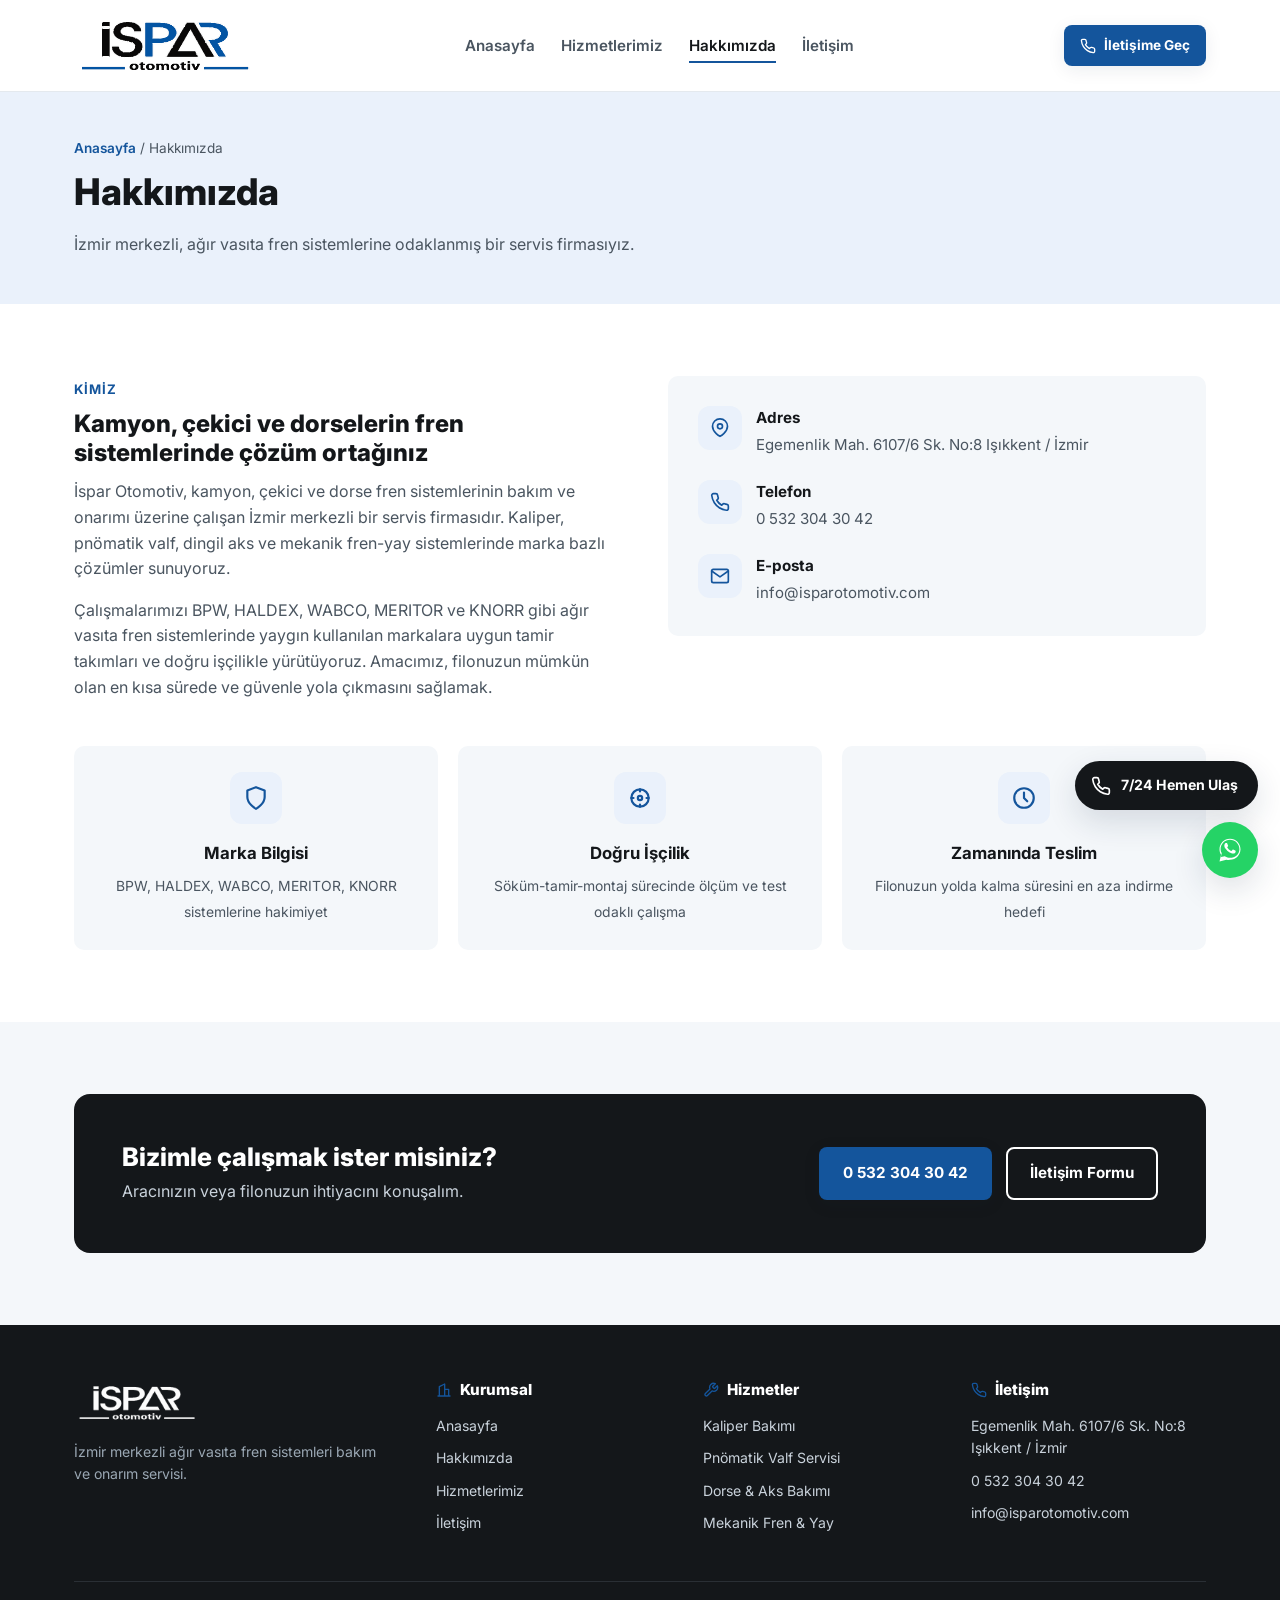
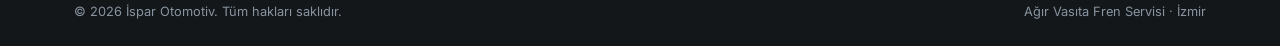
<file: hakkimizda.html>
<!DOCTYPE html>
<html lang="tr">
<head>
<meta charset="UTF-8">
<meta name="viewport" content="width=device-width, initial-scale=1.0">
<title>Hakkımızda | İspar Otomotiv – Ağır Vasıta Fren Servisi</title>
<meta name="description" content="İspar Otomotiv, İzmir merkezli ağır vasıta fren sistemleri servisidir. BPW, HALDEX, WABCO, MERITOR, KNORR marka kaliper ve fren sistemlerinde bakım-onarım hizmeti verir.">
<link rel="canonical" href="https://www.isparotomotiv.com/hakkimizda.html">
<meta name="robots" content="index, follow">
<meta property="og:title" content="Hakkımızda | İspar Otomotiv">
<meta property="og:description" content="İzmir merkezli ağır vasıta fren sistemleri servisi.">
<meta property="og:url" content="https://www.isparotomotiv.com/hakkimizda.html">
<link rel="icon" href="assets/favicon.svg" type="image/svg+xml">
<link rel="apple-touch-icon" href="assets/logo.png">
<meta property="og:image" content="assets/og-image.png">
<link rel="stylesheet" href="assets/style.css">
<link rel="preconnect" href="https://fonts.googleapis.com">
<link rel="stylesheet" href="https://fonts.googleapis.com/css2?family=Inter:wght@500;600;700;800;900&display=swap">
</head>
<body>

<header class="site-header">
  <div class="container">
    <a href="index.html" class="brand" aria-label="İspar Otomotiv anasayfa">
      <img src="assets/logo.png" alt="İspar Otomotiv logo" class="brand-logo">
    </a>

    <nav class="main-nav" id="main-nav">
      <ul>
        <li><a href="index.html">Anasayfa</a></li>
        <li><a href="hizmetler.html">Hizmetlerimiz</a></li>
        <li><a href="hakkimizda.html" aria-current="page">Hakkımızda</a></li>
        <li><a href="iletisim.html">İletişim</a></li>
      </ul>
    </nav>

    <div class="header-right">
      <a href="tel:+905323043042" class="header-contact-btn" aria-label="Bizi hemen arayın">
        <svg viewBox="0 0 24 24" fill="none" stroke="currentColor" stroke-width="2" stroke-linecap="round" stroke-linejoin="round"><path d="M22 16.92v3a2 2 0 0 1-2.18 2 19.79 19.79 0 0 1-8.63-3.07 19.5 19.5 0 0 1-6-6 19.79 19.79 0 0 1-3.07-8.67A2 2 0 0 1 4.11 2h3a2 2 0 0 1 2 1.72c.127.96.362 1.903.7 2.81a2 2 0 0 1-.45 2.11L8.09 9.91a16 16 0 0 0 6 6l1.27-1.27a2 2 0 0 1 2.11-.45c.907.338 1.85.573 2.81.7A2 2 0 0 1 22 16.92z"/></svg>
        <span class="full">İletişime Geç</span>
      </a>
      <button class="nav-toggle" aria-label="Menüyü aç" aria-expanded="false" aria-controls="main-nav">
        <span></span><span></span><span></span>
      </button>
    </div>
  </div>
</header>

<main>
  <section class="page-hero">
    <div class="container">
      <div class="breadcrumb"><a href="index.html">Anasayfa</a> / Hakkımızda</div>
      <h1>Hakkımızda</h1>
      <p>İzmir merkezli, ağır vasıta fren sistemlerine odaklanmış bir servis firmasıyız.</p>
    </div>
  </section>

  <section class="section">
    <div class="container">
      <div class="grid grid--2" style="gap:56px; align-items:flex-start;">
        <div>
          <span class="eyebrow">Kimiz</span>
          <h2>Kamyon, çekici ve dorselerin fren sistemlerinde çözüm ortağınız</h2>
          <p>İspar Otomotiv, kamyon, çekici ve dorse fren sistemlerinin bakım ve onarımı üzerine çalışan İzmir merkezli bir servis firmasıdır. Kaliper, pnömatik valf, dingil aks ve mekanik fren-yay sistemlerinde marka bazlı çözümler sunuyoruz.</p>
          <p>Çalışmalarımızı BPW, HALDEX, WABCO, MERITOR ve KNORR gibi ağır vasıta fren sistemlerinde yaygın kullanılan markalara uygun tamir takımları ve doğru işçilikle yürütüyoruz. Amacımız, filonuzun mümkün olan en kısa sürede ve güvenle yola çıkmasını sağlamak.</p>
        </div>
        <div class="contact-info-card">
          <div class="contact-line">
            <div class="icon-tile"><svg viewBox="0 0 24 24" fill="none" stroke="currentColor" stroke-width="2" stroke-linecap="round" stroke-linejoin="round"><path d="M21 10c0 7-9 12-9 12S3 17 3 10a9 9 0 0 1 18 0z"/><circle cx="12" cy="10" r="3"/></svg></div>
            <div><b>Adres</b><span class="value">Egemenlik Mah. 6107/6 Sk. No:8 Işıkkent / İzmir</span></div>
          </div>
          <div class="contact-line">
            <div class="icon-tile"><svg viewBox="0 0 24 24" fill="none" stroke="currentColor" stroke-width="2" stroke-linecap="round" stroke-linejoin="round"><path d="M22 16.92v3a2 2 0 0 1-2.18 2 19.79 19.79 0 0 1-8.63-3.07 19.5 19.5 0 0 1-6-6 19.79 19.79 0 0 1-3.07-8.67A2 2 0 0 1 4.11 2h3a2 2 0 0 1 2 1.72c.127.96.362 1.903.7 2.81a2 2 0 0 1-.45 2.11L8.09 9.91a16 16 0 0 0 6 6l1.27-1.27a2 2 0 0 1 2.11-.45c.907.338 1.85.573 2.81.7A2 2 0 0 1 22 16.92z"/></svg></div>
            <div><b>Telefon</b><a href="tel:+905323043042">0 532 304 30 42</a></div>
          </div>
          <div class="contact-line">
            <div class="icon-tile"><svg viewBox="0 0 24 24" fill="none" stroke="currentColor" stroke-width="2" stroke-linecap="round" stroke-linejoin="round"><path d="M22 6l-10 7L2 6"/><rect x="2" y="4" width="20" height="16" rx="2"/></svg></div>
            <div><b>E-posta</b><a href="mailto:info@isparotomotiv.com">info@isparotomotiv.com</a></div>
          </div>
        </div>
      </div>

      <div class="about-values">
        <div class="value-card">
          <div class="icon-tile"><svg viewBox="0 0 24 24" fill="none" stroke="currentColor" stroke-width="2" stroke-linecap="round" stroke-linejoin="round"><path d="M12 22s8-4.5 8-11V5l-8-3-8 3v6c0 6.5 8 11 8 11z"/></svg></div>
          <b>Marka Bilgisi</b>
          <span>BPW, HALDEX, WABCO, MERITOR, KNORR sistemlerine hakimiyet</span>
        </div>
        <div class="value-card">
          <div class="icon-tile"><svg viewBox="0 0 24 24" fill="none" stroke="currentColor" stroke-width="2" stroke-linecap="round" stroke-linejoin="round"><circle cx="12" cy="12" r="8"/><circle cx="12" cy="12" r="2"/><path d="M12 4v2M12 18v2M4 12h2M18 12h2"/></svg></div>
          <b>Doğru İşçilik</b>
          <span>Söküm-tamir-montaj sürecinde ölçüm ve test odaklı çalışma</span>
        </div>
        <div class="value-card">
          <div class="icon-tile"><svg viewBox="0 0 24 24" fill="none" stroke="currentColor" stroke-width="2" stroke-linecap="round" stroke-linejoin="round"><circle cx="12" cy="12" r="9"/><path d="M12 7v5l3 3"/></svg></div>
          <b>Zamanında Teslim</b>
          <span>Filonuzun yolda kalma süresini en aza indirme hedefi</span>
        </div>
      </div>
    </div>
  </section>

  <section class="section section--gray">
    <div class="container">
      <div class="cta-band">
        <div>
          <h2>Bizimle çalışmak ister misiniz?</h2>
          <p>Aracınızın veya filonuzun ihtiyacını konuşalım.</p>
        </div>
        <div class="hero-cta" style="margin-top:0;">
          <a href="tel:+905323043042" class="btn btn--primary">0 532 304 30 42</a>
          <a href="iletisim.html" class="btn btn--outline">İletişim Formu</a>
        </div>
      </div>
    </div>
  </section>
</main>

<footer class="site-footer">
  <div class="container">
    <div class="footer-grid">
      <div class="footer-brand">
        <img src="assets/logo-white.png" alt="İspar Otomotiv logo" class="brand-logo">
        <p>İzmir merkezli ağır vasıta fren sistemleri bakım ve onarım servisi.</p>
      </div>
      <div>
        <h4><svg viewBox="0 0 24 24" fill="none" stroke="currentColor" stroke-width="2" stroke-linecap="round" stroke-linejoin="round"><path d="M3 21h18M5 21V7l8-4v18M13 21V11h6v10"/></svg>Kurumsal</h4>
        <ul>
          <li><a href="index.html">Anasayfa</a></li>
          <li><a href="hakkimizda.html">Hakkımızda</a></li>
          <li><a href="hizmetler.html">Hizmetlerimiz</a></li>
          <li><a href="iletisim.html">İletişim</a></li>
        </ul>
      </div>
      <div>
        <h4><svg viewBox="0 0 24 24" fill="none" stroke="currentColor" stroke-width="2" stroke-linecap="round" stroke-linejoin="round"><path d="M14.7 6.3a1 1 0 0 0 0 1.4l1.6 1.6a1 1 0 0 0 1.4 0l3.77-3.77a6 6 0 0 1-7.94 7.94l-6.91 6.91a2.12 2.12 0 0 1-3-3l6.91-6.91a6 6 0 0 1 7.94-7.94z"/></svg>Hizmetler</h4>
        <ul>
          <li><a href="hizmetler.html#kaliper">Kaliper Bakımı</a></li>
          <li><a href="hizmetler.html#valf">Pnömatik Valf Servisi</a></li>
          <li><a href="hizmetler.html#dorse">Dorse &amp; Aks Bakımı</a></li>
          <li><a href="hizmetler.html#mekanik">Mekanik Fren &amp; Yay</a></li>
        </ul>
      </div>
      <div>
        <h4><svg viewBox="0 0 24 24" fill="none" stroke="currentColor" stroke-width="2" stroke-linecap="round" stroke-linejoin="round"><path d="M22 16.92v3a2 2 0 0 1-2.18 2 19.79 19.79 0 0 1-8.63-3.07 19.5 19.5 0 0 1-6-6 19.79 19.79 0 0 1-3.07-8.67A2 2 0 0 1 4.11 2h3a2 2 0 0 1 2 1.72c.127.96.362 1.903.7 2.81a2 2 0 0 1-.45 2.11L8.09 9.91a16 16 0 0 0 6 6l1.27-1.27a2 2 0 0 1 2.11-.45c.907.338 1.85.573 2.81.7A2 2 0 0 1 22 16.92z"/></svg>İletişim</h4>
        <ul>
          <li>Egemenlik Mah. 6107/6 Sk. No:8 Işıkkent / İzmir</li>
          <li><a href="tel:+905323043042">0 532 304 30 42</a></li>
          <li><a href="mailto:info@isparotomotiv.com">info@isparotomotiv.com</a></li>
        </ul>
      </div>
    </div>
    <div class="footer-bottom">
      <span>© <span id="year"></span> İspar Otomotiv. Tüm hakları saklıdır.</span>
      <span>Ağır Vasıta Fren Servisi · İzmir</span>
    </div>
  </div>
</footer>

<!-- Sabit iletişim butonları: WhatsApp + 7/24 Hemen Ulaş -->
<div class="floating-actions">
  <a href="tel:+905323043042" class="fab fab--call" aria-label="7/24 hemen arayın">
    <svg viewBox="0 0 24 24" fill="none" stroke="currentColor" stroke-width="2" stroke-linecap="round" stroke-linejoin="round"><path d="M22 16.92v3a2 2 0 0 1-2.18 2 19.79 19.79 0 0 1-8.63-3.07 19.5 19.5 0 0 1-6-6 19.79 19.79 0 0 1-3.07-8.67A2 2 0 0 1 4.11 2h3a2 2 0 0 1 2 1.72c.127.96.362 1.903.7 2.81a2 2 0 0 1-.45 2.11L8.09 9.91a16 16 0 0 0 6 6l1.27-1.27a2 2 0 0 1 2.11-.45c.907.338 1.85.573 2.81.7A2 2 0 0 1 22 16.92z"/></svg>
    <span class="fab-label">7/24 Hemen Ulaş</span>
  </a>
  <a href="https://wa.me/905323043042?text=Merhaba%2C%20servis%20hakk%C4%B1nda%20bilgi%20almak%20istiyorum." class="fab fab--whatsapp" target="_blank" rel="noopener" aria-label="WhatsApp ile yazın">
    <svg viewBox="0 0 32 32" fill="currentColor" aria-hidden="true"><path d="M16.001 3C9.373 3 4 8.373 4 15c0 2.34.653 4.527 1.786 6.393L4 29l7.8-1.748A11.93 11.93 0 0 0 16.001 27C22.628 27 28 21.627 28 15S22.628 3 16.001 3zm0 21.75c-1.98 0-3.85-.53-5.457-1.457l-.39-.226-4.63 1.037 1.06-4.51-.254-.406A9.71 9.71 0 0 1 5.25 15c0-5.928 4.822-10.75 10.751-10.75S26.75 9.072 26.75 15 21.929 24.75 16.001 24.75zm5.86-8.146c-.32-.16-1.89-.933-2.183-1.04-.293-.107-.507-.16-.72.16-.213.32-.827 1.04-1.014 1.253-.187.213-.373.24-.693.08-.32-.16-1.352-.498-2.575-1.588-.952-.849-1.595-1.898-1.782-2.218-.187-.32-.02-.493.14-.653.144-.143.32-.373.48-.56.16-.187.213-.32.32-.533.107-.213.053-.4-.027-.56-.08-.16-.72-1.733-.986-2.373-.26-.626-.524-.541-.72-.551-.187-.009-.4-.011-.613-.011s-.56.08-.853.4c-.293.32-1.12 1.093-1.12 2.666s1.147 3.093 1.307 3.306c.16.213 2.257 3.445 5.468 4.831.764.33 1.36.527 1.825.674.767.244 1.465.21 2.017.127.615-.092 1.89-.773 2.156-1.519.267-.746.267-1.386.187-1.52-.08-.133-.293-.213-.613-.373z"/></svg>
  </a>
</div>

<script>document.getElementById("year").textContent = new Date().getFullYear();</script>
<script src="assets/main.js"></script>
</body>
</html>
</file>
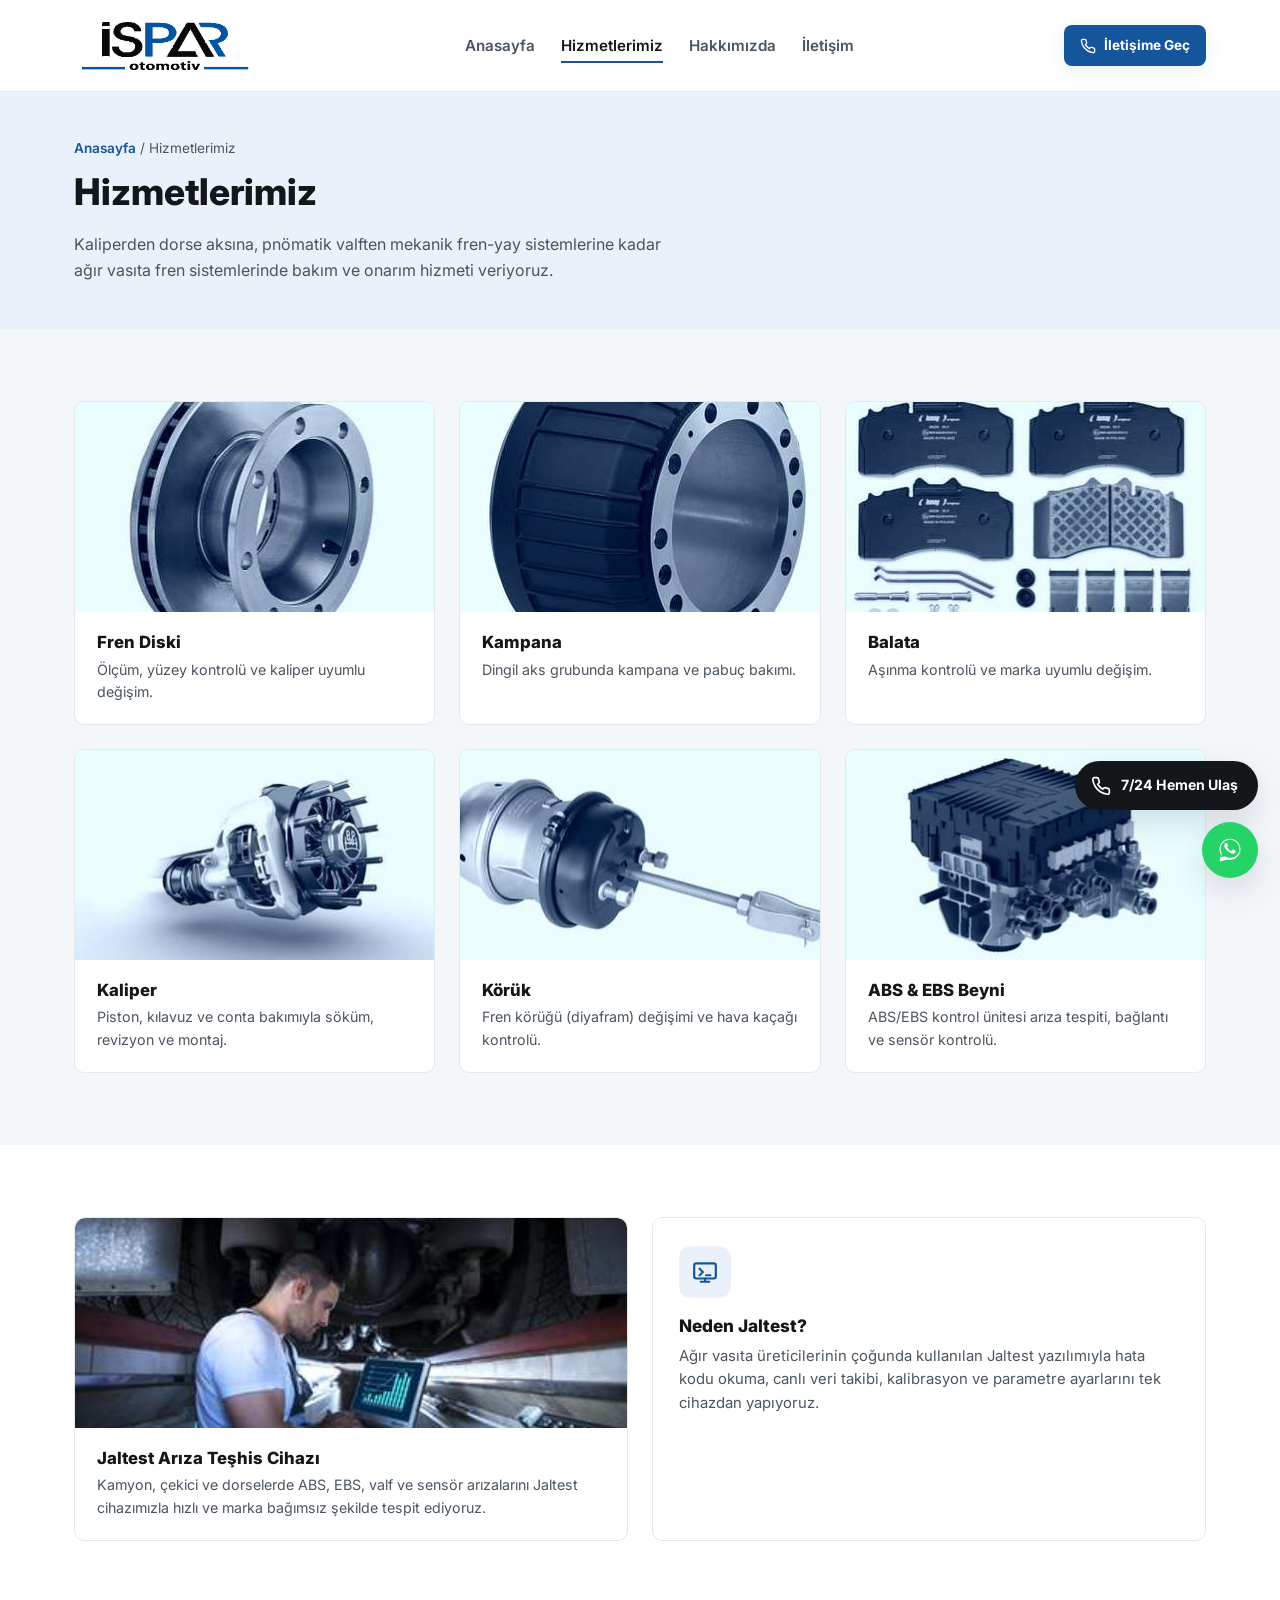
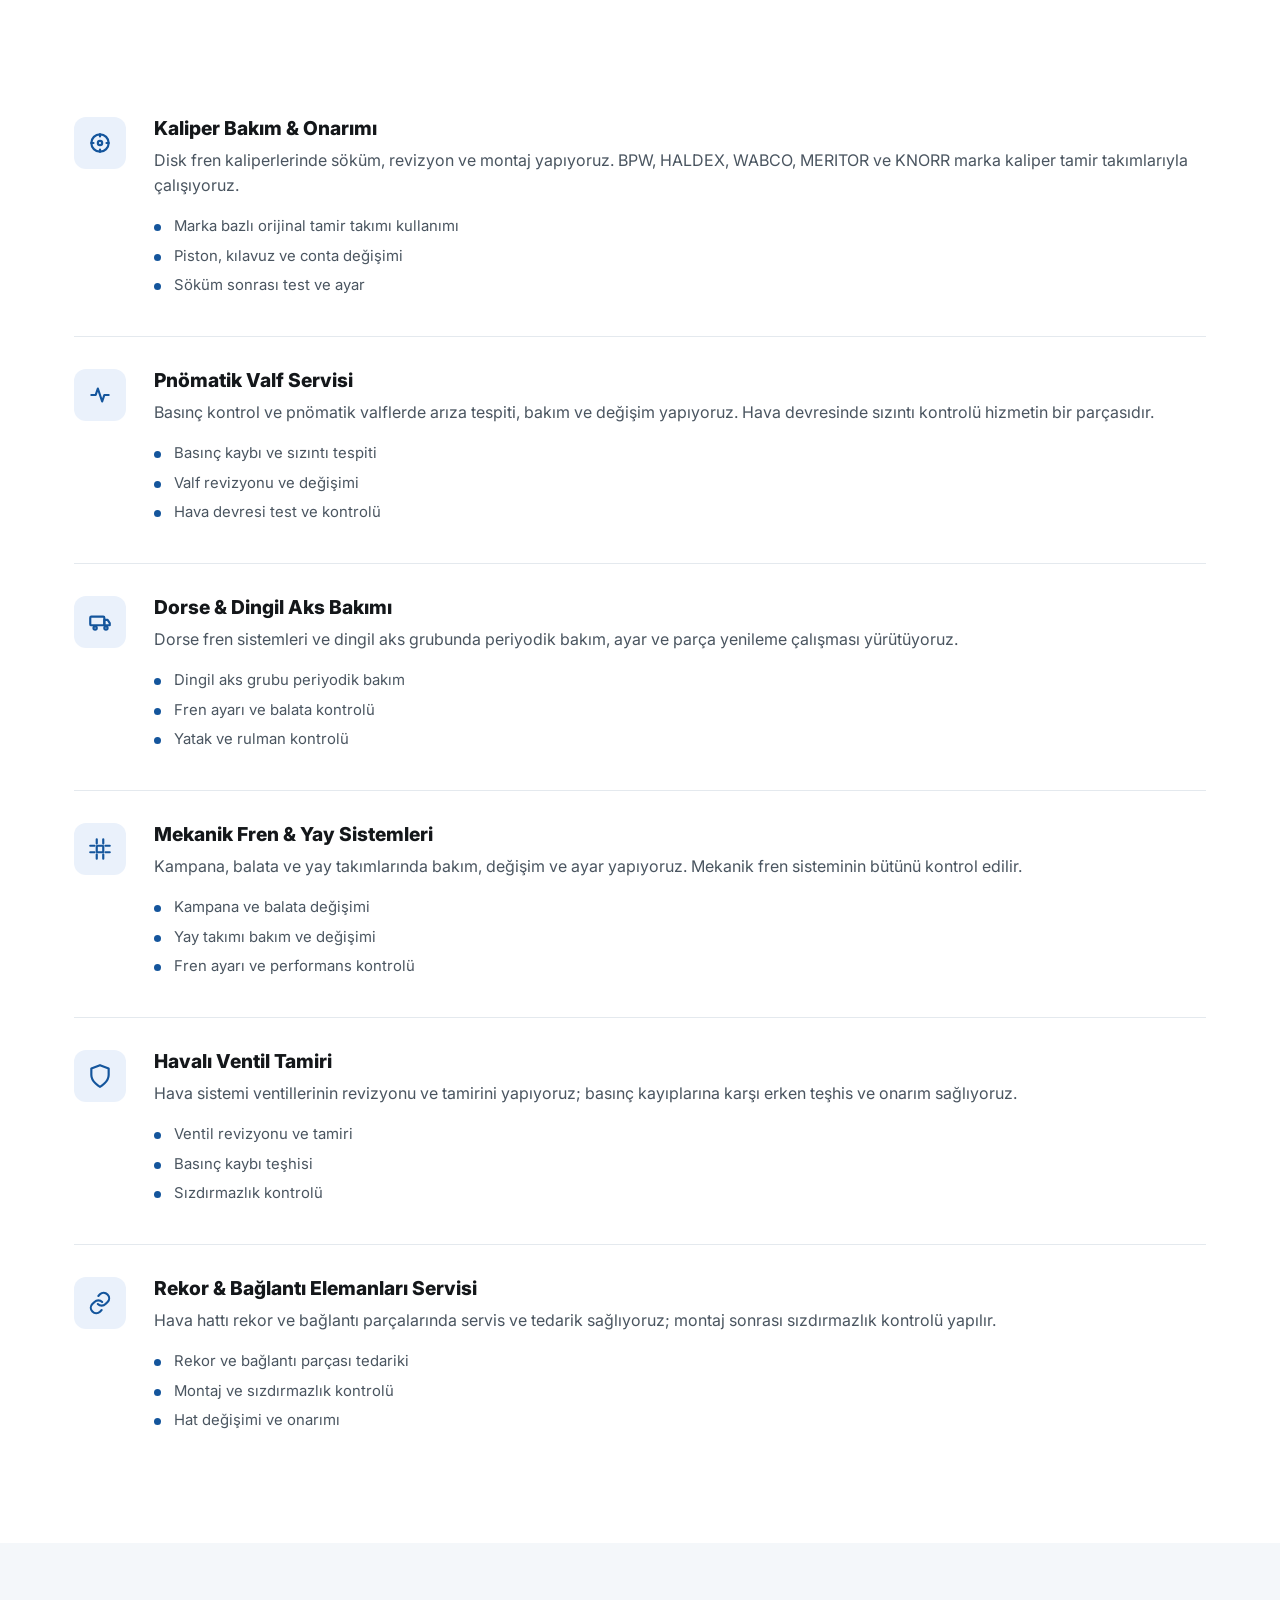
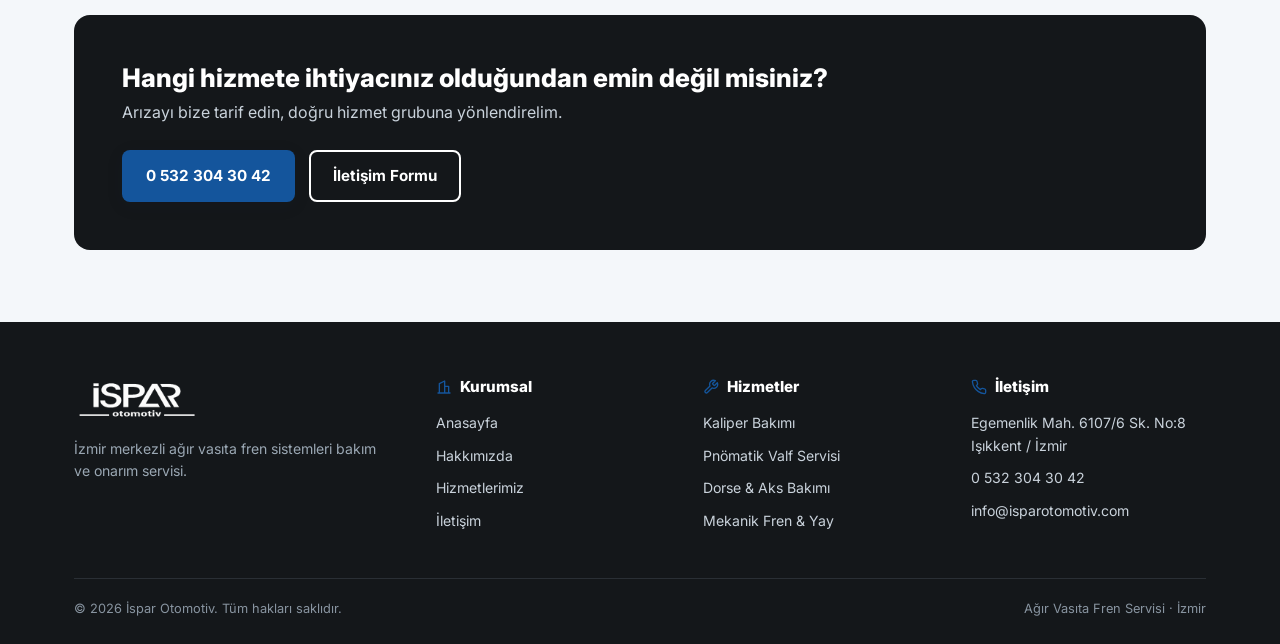
<file: hizmetler.html>
<!DOCTYPE html>
<html lang="tr">
<head>
<meta charset="UTF-8">
<meta name="viewport" content="width=device-width, initial-scale=1.0">
<title>Hizmetlerimiz | İspar Otomotiv – Ağır Vasıta Fren Servisi</title>
<meta name="description" content="Kaliper bakım ve onarımı (BPW, HALDEX, WABCO, MERITOR, KNORR), pnömatik valf servisi, dorse ve dingil aks bakımı, mekanik fren ve yay sistemleri, havalı ventil tamiri, rekor ve bağlantı elemanları servisi.">
<link rel="canonical" href="https://www.isparotomotiv.com/hizmetler.html">
<meta name="robots" content="index, follow">
<meta property="og:title" content="Hizmetlerimiz | İspar Otomotiv">
<meta property="og:description" content="Ağır vasıta fren sistemlerinde kaliper, pnömatik valf, dorse/aks ve mekanik fren bakım-onarım hizmetleri.">
<meta property="og:url" content="https://www.isparotomotiv.com/hizmetler.html">
<link rel="icon" href="assets/favicon.svg" type="image/svg+xml">
<link rel="apple-touch-icon" href="assets/logo.png">
<meta property="og:image" content="assets/og-image.png">
<link rel="stylesheet" href="assets/style.css">
<link rel="preconnect" href="https://fonts.googleapis.com">
<link rel="stylesheet" href="https://fonts.googleapis.com/css2?family=Inter:wght@500;600;700;800;900&display=swap">

<script type="application/ld+json">
{
  "@context": "https://schema.org",
  "@type": "Service",
  "serviceType": "Ağır vasıta fren sistemi bakım ve onarımı",
  "provider": {
    "@type": "AutoRepair",
    "name": "İspar Otomotiv",
    "telephone": "+905323043042",
    "address": {
      "@type": "PostalAddress",
      "streetAddress": "Egemenlik Mahallesi 6107/6 Sokak No:8 Işıkkent",
      "addressLocality": "İzmir",
      "addressCountry": "TR"
    }
  },
  "areaServed": "İzmir ve çevre iller",
  "hasOfferCatalog": {
    "@type": "OfferCatalog",
    "name": "Fren Sistemi Hizmetleri",
    "itemListElement": [
      { "@type": "Offer", "itemOffered": { "@type": "Service", "name": "Kaliper Bakım ve Onarımı" } },
      { "@type": "Offer", "itemOffered": { "@type": "Service", "name": "Fren Körüğü (Diyafram) Servisi" } },
      { "@type": "Offer", "itemOffered": { "@type": "Service", "name": "ABS ve EBS Beyni Arıza Tespiti ve Servisi" } },
      { "@type": "Offer", "itemOffered": { "@type": "Service", "name": "Pnömatik Valf Servisi" } },
      { "@type": "Offer", "itemOffered": { "@type": "Service", "name": "Dorse ve Dingil Aks Bakımı" } },
      { "@type": "Offer", "itemOffered": { "@type": "Service", "name": "Mekanik Fren ve Yay Sistemleri" } },
      { "@type": "Offer", "itemOffered": { "@type": "Service", "name": "Havalı Ventil Tamiri" } },
      { "@type": "Offer", "itemOffered": { "@type": "Service", "name": "Rekor ve Bağlantı Elemanları Servisi" } }
    ]
  }
}
</script>
</head>
<body>

<header class="site-header">
  <div class="container">
    <a href="index.html" class="brand" aria-label="İspar Otomotiv anasayfa">
      <img src="assets/logo.png" alt="İspar Otomotiv logo" class="brand-logo">
    </a>

    <nav class="main-nav" id="main-nav">
      <ul>
        <li><a href="index.html">Anasayfa</a></li>
        <li><a href="hizmetler.html" aria-current="page">Hizmetlerimiz</a></li>
        <li><a href="hakkimizda.html">Hakkımızda</a></li>
        <li><a href="iletisim.html">İletişim</a></li>
      </ul>
    </nav>

    <div class="header-right">
      <a href="tel:+905323043042" class="header-contact-btn" aria-label="Bizi hemen arayın">
        <svg viewBox="0 0 24 24" fill="none" stroke="currentColor" stroke-width="2" stroke-linecap="round" stroke-linejoin="round"><path d="M22 16.92v3a2 2 0 0 1-2.18 2 19.79 19.79 0 0 1-8.63-3.07 19.5 19.5 0 0 1-6-6 19.79 19.79 0 0 1-3.07-8.67A2 2 0 0 1 4.11 2h3a2 2 0 0 1 2 1.72c.127.96.362 1.903.7 2.81a2 2 0 0 1-.45 2.11L8.09 9.91a16 16 0 0 0 6 6l1.27-1.27a2 2 0 0 1 2.11-.45c.907.338 1.85.573 2.81.7A2 2 0 0 1 22 16.92z"/></svg>
        <span class="full">İletişime Geç</span>
      </a>
      <button class="nav-toggle" aria-label="Menüyü aç" aria-expanded="false" aria-controls="main-nav">
        <span></span><span></span><span></span>
      </button>
    </div>
  </div>
</header>

<main>
  <section class="page-hero">
    <div class="container">
      <div class="breadcrumb"><a href="index.html">Anasayfa</a> / Hizmetlerimiz</div>
      <h1>Hizmetlerimiz</h1>
      <p>Kaliperden dorse aksına, pnömatik valften mekanik fren-yay sistemlerine kadar ağır vasıta fren sistemlerinde bakım ve onarım hizmeti veriyoruz.</p>
    </div>
  </section>

  <section class="section section--gray">
    <div class="container">
      <div class="grid grid--3">
        <article class="card photo-card">
          <img src="assets/photos/disc.jpg" alt="Ağır vasıta fren diski" loading="lazy">
          <div class="photo-card-body">
            <h3>Fren Diski</h3>
            <p>Ölçüm, yüzey kontrolü ve kaliper uyumlu değişim.</p>
          </div>
        </article>
        <article class="card photo-card">
          <img src="assets/photos/drum.jpg" alt="Ağır vasıta fren kampanası" loading="lazy">
          <div class="photo-card-body">
            <h3>Kampana</h3>
            <p>Dingil aks grubunda kampana ve pabuç bakımı.</p>
          </div>
        </article>
        <article class="card photo-card">
          <img src="assets/photos/pad.jpg" alt="Ağır vasıta fren balatası" loading="lazy">
          <div class="photo-card-body">
            <h3>Balata</h3>
            <p>Aşınma kontrolü ve marka uyumlu değişim.</p>
          </div>
        </article>
        <article class="card photo-card">
          <img src="assets/photos/kaliper.jpg" alt="Ağır vasıta mavi kaplamalı fren kaliperi" loading="lazy">
          <div class="photo-card-body">
            <h3>Kaliper</h3>
            <p>Piston, kılavuz ve conta bakımıyla söküm, revizyon ve montaj.</p>
          </div>
        </article>
        <article class="card photo-card">
          <img src="assets/photos/koruk.jpg" alt="Ağır vasıta mavi kaplamalı fren körüğü" loading="lazy">
          <div class="photo-card-body">
            <h3>Körük</h3>
            <p>Fren körüğü (diyafram) değişimi ve hava kaçağı kontrolü.</p>
          </div>
        </article>
        <article class="card photo-card">
          <img src="assets/photos/abs-ebs.jpg" alt="Ağır vasıta ABS ve EBS beyni" loading="lazy">
          <div class="photo-card-body">
            <h3>ABS &amp; EBS Beyni</h3>
            <p>ABS/EBS kontrol ünitesi arıza tespiti, bağlantı ve sensör kontrolü.</p>
          </div>
        </article>
      </div>
    </div>
  </section>

  <!-- JALTEST -->
  <section class="section">
    <div class="container">
      <div class="grid grid--2">
        <article class="card photo-card">
          <img src="assets/photos/jaltest.jpg" alt="Jaltest ağır vasıta arıza teşhis cihazı" loading="lazy">
          <div class="photo-card-body">
            <h3>Jaltest Arıza Teşhis Cihazı</h3>
            <p>Kamyon, çekici ve dorselerde ABS, EBS, valf ve sensör arızalarını Jaltest cihazımızla hızlı ve marka bağımsız şekilde tespit ediyoruz.</p>
          </div>
        </article>
        <article class="card">
          <div class="icon-tile">
            <svg viewBox="0 0 24 24" fill="none" stroke="currentColor" stroke-width="2" stroke-linecap="round" stroke-linejoin="round"><rect x="2" y="4" width="20" height="14" rx="2"/><path d="M8 21h8M12 18v3"/><path d="M7 9l3 3-3 3M13 15h4"/></svg>
          </div>
          <h3>Neden Jaltest?</h3>
          <p>Ağır vasıta üreticilerinin çoğunda kullanılan Jaltest yazılımıyla hata kodu okuma, canlı veri takibi, kalibrasyon ve parametre ayarlarını tek cihazdan yapıyoruz.</p>
        </article>
      </div>
    </div>
  </section>

  <section class="section">
    <div class="container">

      <div class="service-block" id="kaliper">
        <div class="icon-tile">
          <svg viewBox="0 0 24 24" fill="none" stroke="currentColor" stroke-width="2" stroke-linecap="round" stroke-linejoin="round"><circle cx="12" cy="12" r="8"/><circle cx="12" cy="12" r="2"/><path d="M12 4v2M12 18v2M4 12h2M18 12h2"/></svg>
        </div>
        <div>
          <h3>Kaliper Bakım &amp; Onarımı</h3>
          <p>Disk fren kaliperlerinde söküm, revizyon ve montaj yapıyoruz. BPW, HALDEX, WABCO, MERITOR ve KNORR marka kaliper tamir takımlarıyla çalışıyoruz.</p>
          <ul>
            <li>Marka bazlı orijinal tamir takımı kullanımı</li>
            <li>Piston, kılavuz ve conta değişimi</li>
            <li>Söküm sonrası test ve ayar</li>
          </ul>
        </div>
      </div>

      <div class="service-block" id="valf">
        <div class="icon-tile">
          <svg viewBox="0 0 24 24" fill="none" stroke="currentColor" stroke-width="2" stroke-linecap="round" stroke-linejoin="round"><path d="M4 12h4l2-6 4 12 2-6h4"/></svg>
        </div>
        <div>
          <h3>Pnömatik Valf Servisi</h3>
          <p>Basınç kontrol ve pnömatik valflerde arıza tespiti, bakım ve değişim yapıyoruz. Hava devresinde sızıntı kontrolü hizmetin bir parçasıdır.</p>
          <ul>
            <li>Basınç kaybı ve sızıntı tespiti</li>
            <li>Valf revizyonu ve değişimi</li>
            <li>Hava devresi test ve kontrolü</li>
          </ul>
        </div>
      </div>

      <div class="service-block" id="dorse">
        <div class="icon-tile">
          <svg viewBox="0 0 24 24" fill="none" stroke="currentColor" stroke-width="2" stroke-linecap="round" stroke-linejoin="round"><rect x="3" y="7" width="13" height="8" rx="1"/><path d="M16 10h3l2 3v2h-5z"/><circle cx="7.5" cy="17.5" r="1.5"/><circle cx="17.5" cy="17.5" r="1.5"/></svg>
        </div>
        <div>
          <h3>Dorse &amp; Dingil Aks Bakımı</h3>
          <p>Dorse fren sistemleri ve dingil aks grubunda periyodik bakım, ayar ve parça yenileme çalışması yürütüyoruz.</p>
          <ul>
            <li>Dingil aks grubu periyodik bakım</li>
            <li>Fren ayarı ve balata kontrolü</li>
            <li>Yatak ve rulman kontrolü</li>
          </ul>
        </div>
      </div>

      <div class="service-block" id="mekanik">
        <div class="icon-tile">
          <svg viewBox="0 0 24 24" fill="none" stroke="currentColor" stroke-width="2" stroke-linecap="round" stroke-linejoin="round"><path d="M9 3v4M15 3v4M9 17v4M15 17v4M3 9h4M3 15h4M17 9h4M17 15h4"/><rect x="9" y="9" width="6" height="6" rx="1"/></svg>
        </div>
        <div>
          <h3>Mekanik Fren &amp; Yay Sistemleri</h3>
          <p>Kampana, balata ve yay takımlarında bakım, değişim ve ayar yapıyoruz. Mekanik fren sisteminin bütünü kontrol edilir.</p>
          <ul>
            <li>Kampana ve balata değişimi</li>
            <li>Yay takımı bakım ve değişimi</li>
            <li>Fren ayarı ve performans kontrolü</li>
          </ul>
        </div>
      </div>

      <div class="service-block" id="ventil">
        <div class="icon-tile">
          <svg viewBox="0 0 24 24" fill="none" stroke="currentColor" stroke-width="2" stroke-linecap="round" stroke-linejoin="round"><path d="M12 22s8-4.5 8-11V5l-8-3-8 3v6c0 6.5 8 11 8 11z"/></svg>
        </div>
        <div>
          <h3>Havalı Ventil Tamiri</h3>
          <p>Hava sistemi ventillerinin revizyonu ve tamirini yapıyoruz; basınç kayıplarına karşı erken teşhis ve onarım sağlıyoruz.</p>
          <ul>
            <li>Ventil revizyonu ve tamiri</li>
            <li>Basınç kaybı teşhisi</li>
            <li>Sızdırmazlık kontrolü</li>
          </ul>
        </div>
      </div>

      <div class="service-block" id="rekor">
        <div class="icon-tile">
          <svg viewBox="0 0 24 24" fill="none" stroke="currentColor" stroke-width="2" stroke-linecap="round" stroke-linejoin="round"><path d="M10 13a5 5 0 0 0 7.07 0l1.93-1.93a5 5 0 0 0-7.07-7.07L10.5 5.5"/><path d="M14 11a5 5 0 0 0-7.07 0L4.93 12.93a5 5 0 0 0 7.07 7.07L13.5 18.5"/></svg>
        </div>
        <div>
          <h3>Rekor &amp; Bağlantı Elemanları Servisi</h3>
          <p>Hava hattı rekor ve bağlantı parçalarında servis ve tedarik sağlıyoruz; montaj sonrası sızdırmazlık kontrolü yapılır.</p>
          <ul>
            <li>Rekor ve bağlantı parçası tedariki</li>
            <li>Montaj ve sızdırmazlık kontrolü</li>
            <li>Hat değişimi ve onarımı</li>
          </ul>
        </div>
      </div>

    </div>
  </section>

  <section class="section section--gray">
    <div class="container">
      <div class="cta-band">
        <div>
          <h2>Hangi hizmete ihtiyacınız olduğundan emin değil misiniz?</h2>
          <p>Arızayı bize tarif edin, doğru hizmet grubuna yönlendirelim.</p>
        </div>
        <div class="hero-cta" style="margin-top:0;">
          <a href="tel:+905323043042" class="btn btn--primary">0 532 304 30 42</a>
          <a href="iletisim.html" class="btn btn--outline">İletişim Formu</a>
        </div>
      </div>
    </div>
  </section>
</main>

<footer class="site-footer">
  <div class="container">
    <div class="footer-grid">
      <div class="footer-brand">
        <img src="assets/logo-white.png" alt="İspar Otomotiv logo" class="brand-logo">
        <p>İzmir merkezli ağır vasıta fren sistemleri bakım ve onarım servisi.</p>
      </div>
      <div>
        <h4><svg viewBox="0 0 24 24" fill="none" stroke="currentColor" stroke-width="2" stroke-linecap="round" stroke-linejoin="round"><path d="M3 21h18M5 21V7l8-4v18M13 21V11h6v10"/></svg>Kurumsal</h4>
        <ul>
          <li><a href="index.html">Anasayfa</a></li>
          <li><a href="hakkimizda.html">Hakkımızda</a></li>
          <li><a href="hizmetler.html">Hizmetlerimiz</a></li>
          <li><a href="iletisim.html">İletişim</a></li>
        </ul>
      </div>
      <div>
        <h4><svg viewBox="0 0 24 24" fill="none" stroke="currentColor" stroke-width="2" stroke-linecap="round" stroke-linejoin="round"><path d="M14.7 6.3a1 1 0 0 0 0 1.4l1.6 1.6a1 1 0 0 0 1.4 0l3.77-3.77a6 6 0 0 1-7.94 7.94l-6.91 6.91a2.12 2.12 0 0 1-3-3l6.91-6.91a6 6 0 0 1 7.94-7.94z"/></svg>Hizmetler</h4>
        <ul>
          <li><a href="hizmetler.html#kaliper">Kaliper Bakımı</a></li>
          <li><a href="hizmetler.html#valf">Pnömatik Valf Servisi</a></li>
          <li><a href="hizmetler.html#dorse">Dorse &amp; Aks Bakımı</a></li>
          <li><a href="hizmetler.html#mekanik">Mekanik Fren &amp; Yay</a></li>
        </ul>
      </div>
      <div>
        <h4><svg viewBox="0 0 24 24" fill="none" stroke="currentColor" stroke-width="2" stroke-linecap="round" stroke-linejoin="round"><path d="M22 16.92v3a2 2 0 0 1-2.18 2 19.79 19.79 0 0 1-8.63-3.07 19.5 19.5 0 0 1-6-6 19.79 19.79 0 0 1-3.07-8.67A2 2 0 0 1 4.11 2h3a2 2 0 0 1 2 1.72c.127.96.362 1.903.7 2.81a2 2 0 0 1-.45 2.11L8.09 9.91a16 16 0 0 0 6 6l1.27-1.27a2 2 0 0 1 2.11-.45c.907.338 1.85.573 2.81.7A2 2 0 0 1 22 16.92z"/></svg>İletişim</h4>
        <ul>
          <li>Egemenlik Mah. 6107/6 Sk. No:8 Işıkkent / İzmir</li>
          <li><a href="tel:+905323043042">0 532 304 30 42</a></li>
          <li><a href="mailto:info@isparotomotiv.com">info@isparotomotiv.com</a></li>
        </ul>
      </div>
    </div>
    <div class="footer-bottom">
      <span>© <span id="year"></span> İspar Otomotiv. Tüm hakları saklıdır.</span>
      <span>Ağır Vasıta Fren Servisi · İzmir</span>
    </div>
  </div>
</footer>

<!-- Sabit iletişim butonları: WhatsApp + 7/24 Hemen Ulaş -->
<div class="floating-actions">
  <a href="tel:+905323043042" class="fab fab--call" aria-label="7/24 hemen arayın">
    <svg viewBox="0 0 24 24" fill="none" stroke="currentColor" stroke-width="2" stroke-linecap="round" stroke-linejoin="round"><path d="M22 16.92v3a2 2 0 0 1-2.18 2 19.79 19.79 0 0 1-8.63-3.07 19.5 19.5 0 0 1-6-6 19.79 19.79 0 0 1-3.07-8.67A2 2 0 0 1 4.11 2h3a2 2 0 0 1 2 1.72c.127.96.362 1.903.7 2.81a2 2 0 0 1-.45 2.11L8.09 9.91a16 16 0 0 0 6 6l1.27-1.27a2 2 0 0 1 2.11-.45c.907.338 1.85.573 2.81.7A2 2 0 0 1 22 16.92z"/></svg>
    <span class="fab-label">7/24 Hemen Ulaş</span>
  </a>
  <a href="https://wa.me/905323043042?text=Merhaba%2C%20servis%20hakk%C4%B1nda%20bilgi%20almak%20istiyorum." class="fab fab--whatsapp" target="_blank" rel="noopener" aria-label="WhatsApp ile yazın">
    <svg viewBox="0 0 32 32" fill="currentColor" aria-hidden="true"><path d="M16.001 3C9.373 3 4 8.373 4 15c0 2.34.653 4.527 1.786 6.393L4 29l7.8-1.748A11.93 11.93 0 0 0 16.001 27C22.628 27 28 21.627 28 15S22.628 3 16.001 3zm0 21.75c-1.98 0-3.85-.53-5.457-1.457l-.39-.226-4.63 1.037 1.06-4.51-.254-.406A9.71 9.71 0 0 1 5.25 15c0-5.928 4.822-10.75 10.751-10.75S26.75 9.072 26.75 15 21.929 24.75 16.001 24.75zm5.86-8.146c-.32-.16-1.89-.933-2.183-1.04-.293-.107-.507-.16-.72.16-.213.32-.827 1.04-1.014 1.253-.187.213-.373.24-.693.08-.32-.16-1.352-.498-2.575-1.588-.952-.849-1.595-1.898-1.782-2.218-.187-.32-.02-.493.14-.653.144-.143.32-.373.48-.56.16-.187.213-.32.32-.533.107-.213.053-.4-.027-.56-.08-.16-.72-1.733-.986-2.373-.26-.626-.524-.541-.72-.551-.187-.009-.4-.011-.613-.011s-.56.08-.853.4c-.293.32-1.12 1.093-1.12 2.666s1.147 3.093 1.307 3.306c.16.213 2.257 3.445 5.468 4.831.764.33 1.36.527 1.825.674.767.244 1.465.21 2.017.127.615-.092 1.89-.773 2.156-1.519.267-.746.267-1.386.187-1.52-.08-.133-.293-.213-.613-.373z"/></svg>
  </a>
</div>

<script>document.getElementById("year").textContent = new Date().getFullYear();</script>
<script src="assets/main.js"></script>
</body>
</html>
</file>
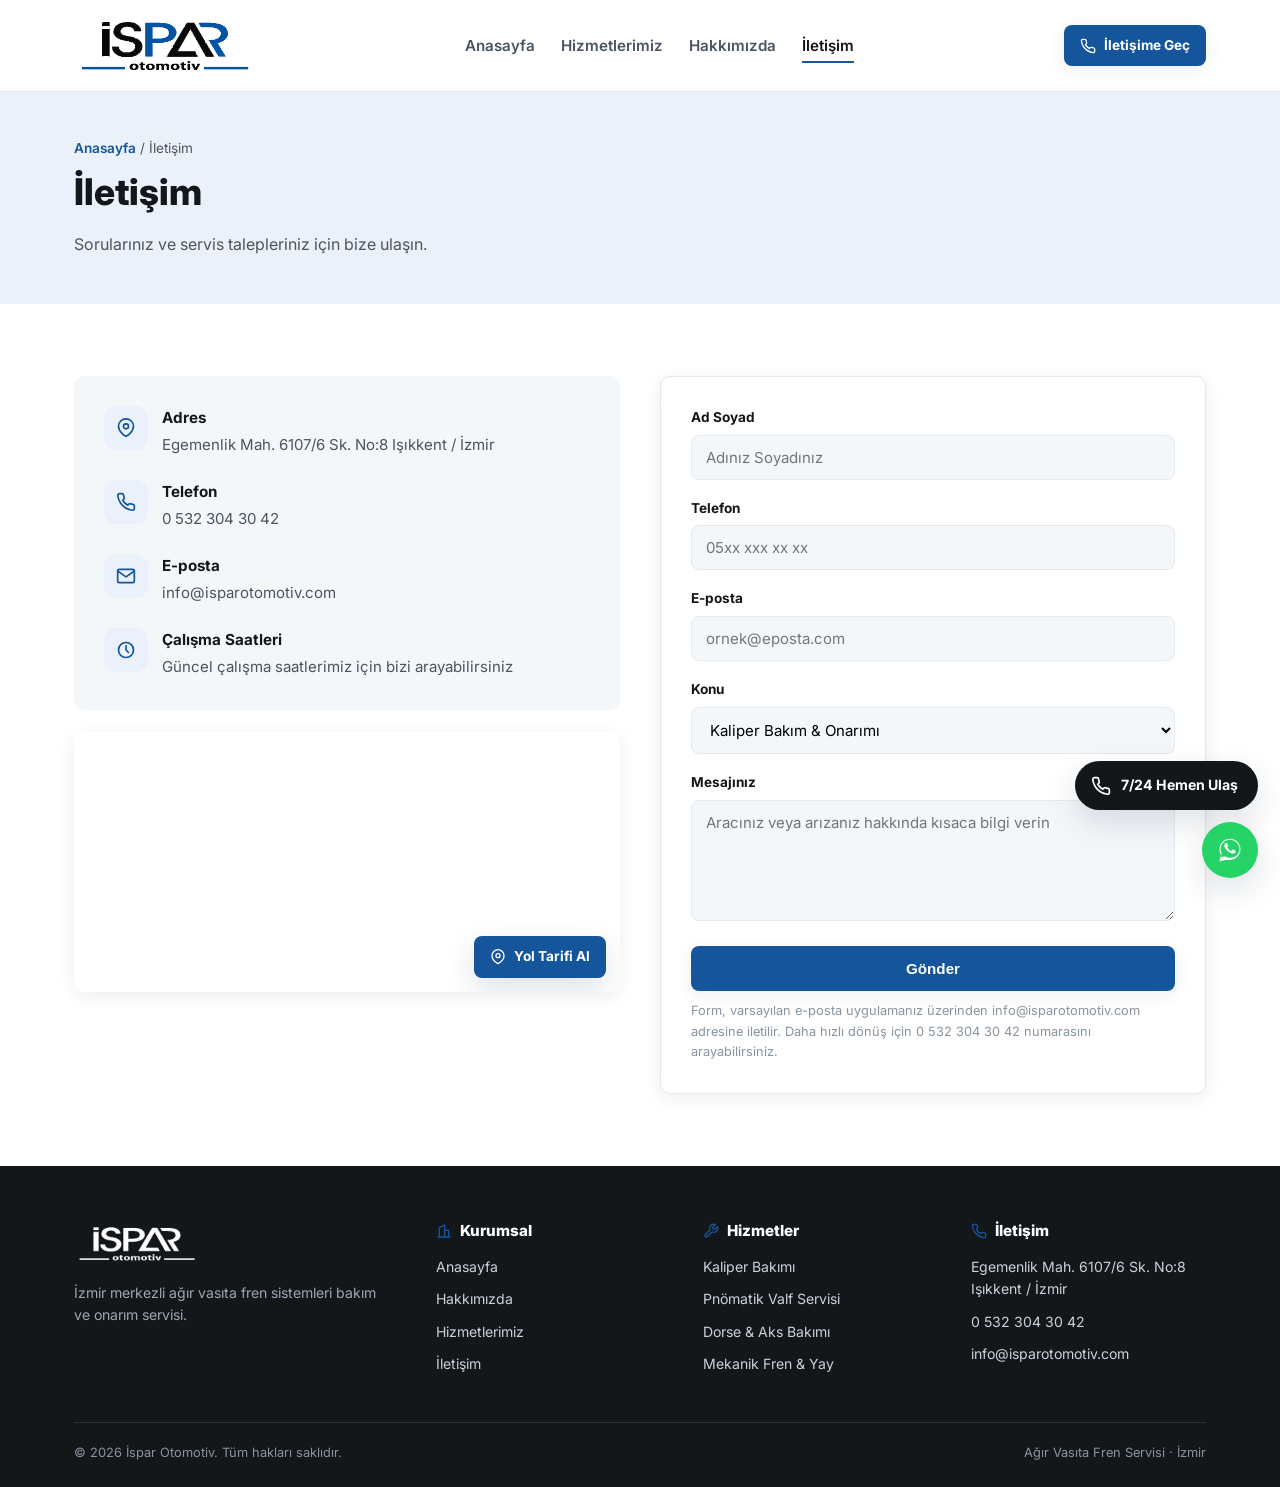
<file: iletisim.html>
<!DOCTYPE html>
<html lang="tr">
<head>
<meta charset="UTF-8">
<meta name="viewport" content="width=device-width, initial-scale=1.0">
<title>İletişim | İspar Otomotiv – Ağır Vasıta Fren Servisi</title>
<meta name="description" content="İspar Otomotiv ile iletişime geçin: 0 532 304 30 42, info@isparotomotiv.com, Egemenlik Mah. 6107/6 Sk. No:8 Işıkkent / İzmir.">
<link rel="canonical" href="https://www.isparotomotiv.com/iletisim.html">
<meta name="robots" content="index, follow">
<meta property="og:title" content="İletişim | İspar Otomotiv">
<meta property="og:description" content="Ağır vasıta fren servisimizle telefon, e-posta veya form üzerinden iletişime geçin.">
<meta property="og:url" content="https://www.isparotomotiv.com/iletisim.html">
<link rel="icon" href="assets/favicon.svg" type="image/svg+xml">
<link rel="apple-touch-icon" href="assets/logo.png">
<meta property="og:image" content="assets/og-image.png">
<link rel="stylesheet" href="assets/style.css">
<link rel="preconnect" href="https://fonts.googleapis.com">
<link rel="stylesheet" href="https://fonts.googleapis.com/css2?family=Inter:wght@500;600;700;800;900&display=swap">

<script type="application/ld+json">
{
  "@context": "https://schema.org",
  "@type": "AutoRepair",
  "name": "İspar Otomotiv",
  "telephone": "+905323043042",
  "email": "info@isparotomotiv.com",
  "address": {
    "@type": "PostalAddress",
    "streetAddress": "Egemenlik Mahallesi 6107/6 Sokak No:8 Işıkkent",
    "addressLocality": "İzmir",
    "addressCountry": "TR"
  },
  "url": "https://www.isparotomotiv.com/iletisim.html"
}
</script>
</head>
<body>

<header class="site-header">
  <div class="container">
    <a href="index.html" class="brand" aria-label="İspar Otomotiv anasayfa">
      <img src="assets/logo.png" alt="İspar Otomotiv logo" class="brand-logo">
    </a>

    <nav class="main-nav" id="main-nav">
      <ul>
        <li><a href="index.html">Anasayfa</a></li>
        <li><a href="hizmetler.html">Hizmetlerimiz</a></li>
        <li><a href="hakkimizda.html">Hakkımızda</a></li>
        <li><a href="iletisim.html" aria-current="page">İletişim</a></li>
      </ul>
    </nav>

    <div class="header-right">
      <a href="tel:+905323043042" class="header-contact-btn" aria-label="Bizi hemen arayın">
        <svg viewBox="0 0 24 24" fill="none" stroke="currentColor" stroke-width="2" stroke-linecap="round" stroke-linejoin="round"><path d="M22 16.92v3a2 2 0 0 1-2.18 2 19.79 19.79 0 0 1-8.63-3.07 19.5 19.5 0 0 1-6-6 19.79 19.79 0 0 1-3.07-8.67A2 2 0 0 1 4.11 2h3a2 2 0 0 1 2 1.72c.127.96.362 1.903.7 2.81a2 2 0 0 1-.45 2.11L8.09 9.91a16 16 0 0 0 6 6l1.27-1.27a2 2 0 0 1 2.11-.45c.907.338 1.85.573 2.81.7A2 2 0 0 1 22 16.92z"/></svg>
        <span class="full">İletişime Geç</span>
      </a>
      <button class="nav-toggle" aria-label="Menüyü aç" aria-expanded="false" aria-controls="main-nav">
        <span></span><span></span><span></span>
      </button>
    </div>
  </div>
</header>

<main>
  <section class="page-hero">
    <div class="container">
      <div class="breadcrumb"><a href="index.html">Anasayfa</a> / İletişim</div>
      <h1>İletişim</h1>
      <p>Sorularınız ve servis talepleriniz için bize ulaşın.</p>
    </div>
  </section>

  <section class="section">
    <div class="container">
      <div class="contact-grid">

        <div>
          <div class="contact-info-card">
            <div class="contact-line">
              <div class="icon-tile"><svg viewBox="0 0 24 24" fill="none" stroke="currentColor" stroke-width="2" stroke-linecap="round" stroke-linejoin="round"><path d="M21 10c0 7-9 12-9 12S3 17 3 10a9 9 0 0 1 18 0z"/><circle cx="12" cy="10" r="3"/></svg></div>
              <div><b>Adres</b><span class="value">Egemenlik Mah. 6107/6 Sk. No:8 Işıkkent / İzmir</span></div>
            </div>
            <div class="contact-line">
              <div class="icon-tile"><svg viewBox="0 0 24 24" fill="none" stroke="currentColor" stroke-width="2" stroke-linecap="round" stroke-linejoin="round"><path d="M22 16.92v3a2 2 0 0 1-2.18 2 19.79 19.79 0 0 1-8.63-3.07 19.5 19.5 0 0 1-6-6 19.79 19.79 0 0 1-3.07-8.67A2 2 0 0 1 4.11 2h3a2 2 0 0 1 2 1.72c.127.96.362 1.903.7 2.81a2 2 0 0 1-.45 2.11L8.09 9.91a16 16 0 0 0 6 6l1.27-1.27a2 2 0 0 1 2.11-.45c.907.338 1.85.573 2.81.7A2 2 0 0 1 22 16.92z"/></svg></div>
              <div><b>Telefon</b><a href="tel:+905323043042">0 532 304 30 42</a></div>
            </div>
            <div class="contact-line">
              <div class="icon-tile"><svg viewBox="0 0 24 24" fill="none" stroke="currentColor" stroke-width="2" stroke-linecap="round" stroke-linejoin="round"><path d="M22 6l-10 7L2 6"/><rect x="2" y="4" width="20" height="16" rx="2"/></svg></div>
              <div><b>E-posta</b><a href="mailto:info@isparotomotiv.com">info@isparotomotiv.com</a></div>
            </div>
            <div class="contact-line">
              <div class="icon-tile"><svg viewBox="0 0 24 24" fill="none" stroke="currentColor" stroke-width="2" stroke-linecap="round" stroke-linejoin="round"><circle cx="12" cy="12" r="9"/><path d="M12 7v5l3 3"/></svg></div>
              <div><b>Çalışma Saatleri</b><span class="value">Güncel çalışma saatlerimiz için bizi arayabilirsiniz</span></div>
            </div>
          </div>

          <a class="map-link" href="https://www.google.com/maps/dir/?api=1&destination=Egemenlik+Mah.+6107%2F6+Sk.+No%3A8+I%C5%9F%C4%B1kkent%2C+%C4%B0zmir" target="_blank" rel="noopener" aria-label="Google Maps'te yol tarifi al">
            <iframe class="map-frame" loading="lazy" referrerpolicy="no-referrer-when-downgrade"
              src="https://www.google.com/maps?q=Egemenlik%20Mah.%206107%2F6%20Sk.%20No%3A8%20I%C5%9F%C4%B1kkent%2C%20%C4%B0zmir&output=embed"
              title="İspar Otomotiv konum haritası"></iframe>
            <span class="map-link-badge">
              <svg viewBox="0 0 24 24" fill="none" stroke="currentColor" stroke-width="2" stroke-linecap="round" stroke-linejoin="round"><path d="M21 10c0 7-9 12-9 12S3 17 3 10a9 9 0 0 1 18 0z"/><circle cx="12" cy="10" r="3"/></svg>
              Yol Tarifi Al
            </span>
          </a>
        </div>

        <form class="form-card" action="mailto:info@isparotomotiv.com" method="post" enctype="text/plain">
          <div class="form-row">
            <label for="name">Ad Soyad</label>
            <input type="text" id="name" name="name" placeholder="Adınız Soyadınız" required>
          </div>
          <div class="form-row">
            <label for="phone">Telefon</label>
            <input type="tel" id="phone" name="phone" placeholder="05xx xxx xx xx" required>
          </div>
          <div class="form-row">
            <label for="email">E-posta</label>
            <input type="email" id="email" name="email" placeholder="ornek@eposta.com">
          </div>
          <div class="form-row">
            <label for="subject">Konu</label>
            <select id="subject" name="subject">
              <option>Kaliper Bakım &amp; Onarımı</option>
              <option>Pnömatik Valf Servisi</option>
              <option>Dorse &amp; Dingil Aks Bakımı</option>
              <option>Mekanik Fren &amp; Yay Sistemleri</option>
              <option>Havalı Ventil Tamiri</option>
              <option>Rekor &amp; Bağlantı Elemanları</option>
              <option>Diğer</option>
            </select>
          </div>
          <div class="form-row">
            <label for="message">Mesajınız</label>
            <textarea id="message" name="message" rows="5" placeholder="Aracınız veya arızanız hakkında kısaca bilgi verin" required></textarea>
          </div>
          <button type="submit" class="btn btn--primary btn--block">Gönder</button>
          <p class="form-note">Form, varsayılan e-posta uygulamanız üzerinden info@isparotomotiv.com adresine iletilir. Daha hızlı dönüş için 0 532 304 30 42 numarasını arayabilirsiniz.</p>
        </form>

      </div>
    </div>
  </section>
</main>

<footer class="site-footer">
  <div class="container">
    <div class="footer-grid">
      <div class="footer-brand">
        <img src="assets/logo-white.png" alt="İspar Otomotiv logo" class="brand-logo">
        <p>İzmir merkezli ağır vasıta fren sistemleri bakım ve onarım servisi.</p>
      </div>
      <div>
        <h4><svg viewBox="0 0 24 24" fill="none" stroke="currentColor" stroke-width="2" stroke-linecap="round" stroke-linejoin="round"><path d="M3 21h18M5 21V7l8-4v18M13 21V11h6v10"/></svg>Kurumsal</h4>
        <ul>
          <li><a href="index.html">Anasayfa</a></li>
          <li><a href="hakkimizda.html">Hakkımızda</a></li>
          <li><a href="hizmetler.html">Hizmetlerimiz</a></li>
          <li><a href="iletisim.html">İletişim</a></li>
        </ul>
      </div>
      <div>
        <h4><svg viewBox="0 0 24 24" fill="none" stroke="currentColor" stroke-width="2" stroke-linecap="round" stroke-linejoin="round"><path d="M14.7 6.3a1 1 0 0 0 0 1.4l1.6 1.6a1 1 0 0 0 1.4 0l3.77-3.77a6 6 0 0 1-7.94 7.94l-6.91 6.91a2.12 2.12 0 0 1-3-3l6.91-6.91a6 6 0 0 1 7.94-7.94z"/></svg>Hizmetler</h4>
        <ul>
          <li><a href="hizmetler.html#kaliper">Kaliper Bakımı</a></li>
          <li><a href="hizmetler.html#valf">Pnömatik Valf Servisi</a></li>
          <li><a href="hizmetler.html#dorse">Dorse &amp; Aks Bakımı</a></li>
          <li><a href="hizmetler.html#mekanik">Mekanik Fren &amp; Yay</a></li>
        </ul>
      </div>
      <div>
        <h4><svg viewBox="0 0 24 24" fill="none" stroke="currentColor" stroke-width="2" stroke-linecap="round" stroke-linejoin="round"><path d="M22 16.92v3a2 2 0 0 1-2.18 2 19.79 19.79 0 0 1-8.63-3.07 19.5 19.5 0 0 1-6-6 19.79 19.79 0 0 1-3.07-8.67A2 2 0 0 1 4.11 2h3a2 2 0 0 1 2 1.72c.127.96.362 1.903.7 2.81a2 2 0 0 1-.45 2.11L8.09 9.91a16 16 0 0 0 6 6l1.27-1.27a2 2 0 0 1 2.11-.45c.907.338 1.85.573 2.81.7A2 2 0 0 1 22 16.92z"/></svg>İletişim</h4>
        <ul>
          <li>Egemenlik Mah. 6107/6 Sk. No:8 Işıkkent / İzmir</li>
          <li><a href="tel:+905323043042">0 532 304 30 42</a></li>
          <li><a href="mailto:info@isparotomotiv.com">info@isparotomotiv.com</a></li>
        </ul>
      </div>
    </div>
    <div class="footer-bottom">
      <span>© <span id="year"></span> İspar Otomotiv. Tüm hakları saklıdır.</span>
      <span>Ağır Vasıta Fren Servisi · İzmir</span>
    </div>
  </div>
</footer>

<!-- Sabit iletişim butonları: WhatsApp + 7/24 Hemen Ulaş -->
<div class="floating-actions">
  <a href="tel:+905323043042" class="fab fab--call" aria-label="7/24 hemen arayın">
    <svg viewBox="0 0 24 24" fill="none" stroke="currentColor" stroke-width="2" stroke-linecap="round" stroke-linejoin="round"><path d="M22 16.92v3a2 2 0 0 1-2.18 2 19.79 19.79 0 0 1-8.63-3.07 19.5 19.5 0 0 1-6-6 19.79 19.79 0 0 1-3.07-8.67A2 2 0 0 1 4.11 2h3a2 2 0 0 1 2 1.72c.127.96.362 1.903.7 2.81a2 2 0 0 1-.45 2.11L8.09 9.91a16 16 0 0 0 6 6l1.27-1.27a2 2 0 0 1 2.11-.45c.907.338 1.85.573 2.81.7A2 2 0 0 1 22 16.92z"/></svg>
    <span class="fab-label">7/24 Hemen Ulaş</span>
  </a>
  <a href="https://wa.me/905323043042?text=Merhaba%2C%20servis%20hakk%C4%B1nda%20bilgi%20almak%20istiyorum." class="fab fab--whatsapp" target="_blank" rel="noopener" aria-label="WhatsApp ile yazın">
    <svg viewBox="0 0 32 32" fill="currentColor" aria-hidden="true"><path d="M16.001 3C9.373 3 4 8.373 4 15c0 2.34.653 4.527 1.786 6.393L4 29l7.8-1.748A11.93 11.93 0 0 0 16.001 27C22.628 27 28 21.627 28 15S22.628 3 16.001 3zm0 21.75c-1.98 0-3.85-.53-5.457-1.457l-.39-.226-4.63 1.037 1.06-4.51-.254-.406A9.71 9.71 0 0 1 5.25 15c0-5.928 4.822-10.75 10.751-10.75S26.75 9.072 26.75 15 21.929 24.75 16.001 24.75zm5.86-8.146c-.32-.16-1.89-.933-2.183-1.04-.293-.107-.507-.16-.72.16-.213.32-.827 1.04-1.014 1.253-.187.213-.373.24-.693.08-.32-.16-1.352-.498-2.575-1.588-.952-.849-1.595-1.898-1.782-2.218-.187-.32-.02-.493.14-.653.144-.143.32-.373.48-.56.16-.187.213-.32.32-.533.107-.213.053-.4-.027-.56-.08-.16-.72-1.733-.986-2.373-.26-.626-.524-.541-.72-.551-.187-.009-.4-.011-.613-.011s-.56.08-.853.4c-.293.32-1.12 1.093-1.12 2.666s1.147 3.093 1.307 3.306c.16.213 2.257 3.445 5.468 4.831.764.33 1.36.527 1.825.674.767.244 1.465.21 2.017.127.615-.092 1.89-.773 2.156-1.519.267-.746.267-1.386.187-1.52-.08-.133-.293-.213-.613-.373z"/></svg>
  </a>
</div>

<script>document.getElementById("year").textContent = new Date().getFullYear();</script>
<script src="assets/main.js"></script>
</body>
</html>
</file>
<file: assets/style.css>
/* ==========================================================================
   İspar Otomotiv – Ağır Vasıta Fren Servisi
   Tema: Aydınlık (beyaz zemin) — Mavi / Beyaz / Siyah kurumsal renk paleti
   ========================================================================== */

:root {
  --blue: #14559c;
  --blue-dark: #0c3c73;
  --blue-light: #eaf1fb;
  --black: #14171a;
  --gray-700: #4a5560;
  --gray-400: #8894a0;
  --gray-200: #e4e9ee;
  --gray-100: #f4f7fa;
  --white: #ffffff;
  --radius: 10px;
  --shadow: 0 4px 18px rgba(20, 40, 70, 0.08);
  --shadow-lg: 0 12px 32px rgba(20, 40, 70, 0.14);
  --max-width: 1180px;
  --header-h: 92px;
}

* { box-sizing: border-box; }
html { scroll-behavior: smooth; scroll-padding-top: calc(var(--header-h) + 12px); }

body {
  margin: 0;
  font-family: "Inter", -apple-system, BlinkMacSystemFont, "Segoe UI", Roboto, Arial, sans-serif;
  color: var(--black);
  background: var(--white);
  line-height: 1.6;
  -webkit-font-smoothing: antialiased;
}

img { max-width: 100%; display: block; }
a { color: inherit; text-decoration: none; }
ul { list-style: none; margin: 0; padding: 0; }
h1, h2, h3, h4 { line-height: 1.2; margin: 0 0 .5em; font-weight: 800; }
p { margin: 0 0 1em; color: var(--gray-700); }

.container {
  width: 100%;
  max-width: var(--max-width);
  margin: 0 auto;
  padding: 0 24px;
}

.eyebrow {
  display: inline-block;
  color: var(--blue);
  font-weight: 700;
  font-size: .82rem;
  letter-spacing: .08em;
  text-transform: uppercase;
  margin-bottom: 10px;
}

.section { padding: 72px 0; }
.section--gray { background: var(--gray-100); }
.section-head { max-width: 640px; margin: 0 0 40px; }
.section-head.center { margin-left: auto; margin-right: auto; text-align: center; }
.section-head h2 { font-size: clamp(1.6rem, 2.6vw, 2.1rem); }

/* ---------- Buttons ---------- */
.btn {
  display: inline-flex;
  align-items: center;
  gap: 8px;
  padding: 12px 22px;
  border-radius: 8px;
  font-weight: 700;
  font-size: .95rem;
  border: 2px solid transparent;
  cursor: pointer;
  transition: transform .15s ease, box-shadow .15s ease, background .15s ease, color .15s ease;
  white-space: nowrap;
}
.btn:hover { transform: translateY(-1px); }
.btn--primary { background: var(--blue); color: var(--white); box-shadow: var(--shadow); }
.btn--primary:hover { background: var(--blue-dark); }
.btn--outline { background: transparent; border-color: var(--black); color: var(--black); }
.btn--outline:hover { background: var(--black); color: var(--white); }
.btn--ghost { background: var(--white); border-color: var(--gray-200); color: var(--black); }
.btn--sm { padding: 9px 16px; font-size: .85rem; }
.btn--block { width: 100%; justify-content: center; }

/* ---------- Header ---------- */
.site-header {
  position: sticky;
  top: 0;
  z-index: 100;
  height: var(--header-h);
  display: flex;
  align-items: center;
  background: rgba(255,255,255,.92);
  backdrop-filter: saturate(180%) blur(8px);
  border-bottom: 1px solid var(--gray-200);
}
.site-header .container {
  display: flex;
  align-items: center;
  justify-content: space-between;
  gap: 20px;
}

/* Contact button pinned at the top-right of the header */
.header-right {
  display: flex;
  align-items: center;
  gap: 18px;
}
.header-contact-btn {
  background: var(--blue);
  color: var(--white);
  padding: 10px 16px;
  border-radius: 8px;
  font-weight: 700;
  font-size: .85rem;
  display: inline-flex;
  align-items: center;
  gap: 8px;
  box-shadow: var(--shadow);
}
.header-contact-btn:hover { background: var(--blue-dark); }
.header-contact-btn svg { width: 16px; height: 16px; flex-shrink: 0; }

.brand { display: flex; align-items: center; gap: 10px; }
.brand-logo { height: 64px; width: auto; }
.brand-word {
  font-family: "Inter", sans-serif;
  font-weight: 900;
  font-size: 1.5rem;
  letter-spacing: -.01em;
  line-height: 1;
  display: flex;
  flex-direction: column;
}
.brand-word .mark span { }
.brand-word .c-black { color: var(--black); }
.brand-word .c-blue { color: var(--blue); }
.brand-word .sub {
  font-size: .58rem;
  font-weight: 800;
  letter-spacing: .18em;
  color: var(--black);
  margin-top: 3px;
  display: flex;
  align-items: center;
  gap: 6px;
}
.brand-word .sub::before,
.brand-word .sub::after {
  content: "";
  height: 2px;
  width: 14px;
  background: var(--blue);
  display: inline-block;
}

.main-nav { display: flex; align-items: center; gap: 30px; }
.main-nav ul { display: flex; gap: 26px; }
.main-nav a {
  font-weight: 600;
  font-size: .95rem;
  color: var(--gray-700);
  padding: 6px 0;
  border-bottom: 2px solid transparent;
}
.main-nav a:hover,
.main-nav a[aria-current="page"] { color: var(--black); border-color: var(--blue); }

.nav-toggle {
  display: none;
  background: none;
  border: none;
  cursor: pointer;
  padding: 6px;
}
.nav-toggle span {
  display: block;
  width: 24px;
  height: 2px;
  background: var(--black);
  margin: 5px 0;
  transition: transform .2s ease, opacity .2s ease;
}

/* ---------- Hero ---------- */
.hero {
  position: relative;
  padding: 68px 0 84px;
  background: linear-gradient(180deg, var(--blue-light) 0%, #ffffff 100%);
  overflow: hidden;
}
.hero .container {
  display: grid;
  grid-template-columns: 1.1fr .9fr;
  gap: 48px;
  align-items: center;
}
.hero h1 { font-size: clamp(2rem, 4vw, 2.9rem); color: var(--black); }
.hero h1 .hl { color: var(--blue); }
.hero p.lead { font-size: 1.08rem; max-width: 46ch; }
.hero-cta { display: flex; gap: 14px; flex-wrap: wrap; margin-top: 26px; }
.hero-badges {
  display: flex;
  gap: 22px;
  margin-top: 40px;
  flex-wrap: wrap;
}
.hero-badges .stat b { display: block; font-size: 1.5rem; color: var(--blue); }
.hero-badges .stat span { font-size: .82rem; color: var(--gray-700); }

/* ---------- Modern stat strip (hero) ---------- */
.stat-strip {
  display: flex;
  gap: 14px;
  margin-top: 36px;
  flex-wrap: wrap;
}
.stat-pill {
  display: flex;
  align-items: center;
  gap: 14px;
  background: var(--white);
  border: 1px solid var(--gray-200);
  border-radius: 14px;
  padding: 14px 20px;
  box-shadow: var(--shadow);
  flex: 1 1 190px;
  transition: transform .2s ease, box-shadow .2s ease, border-color .2s ease;
}
.stat-pill:hover { transform: translateY(-3px); box-shadow: var(--shadow-lg); border-color: var(--blue); }
.stat-strip--single .stat-pill { flex: 0 0 auto; }
.stat-pill .icon-tile { margin-bottom: 0; width: 46px; height: 46px; flex-shrink: 0; }
.stat-pill .icon-tile svg { width: 22px; height: 22px; }
.stat-pill b { display: block; font-size: 1.35rem; color: var(--black); line-height: 1.1; }
.stat-pill span { font-size: .78rem; color: var(--gray-700); font-weight: 600; }

.hero-art {
  background: var(--white);
  border: 1px solid var(--gray-200);
  border-radius: 16px;
  box-shadow: var(--shadow-lg);
  padding: 28px;
}
.hero-art .brands-title {
  font-size: .78rem;
  font-weight: 700;
  text-transform: uppercase;
  letter-spacing: .06em;
  color: var(--gray-400);
  margin-bottom: 16px;
}
.brand-grid {
  display: grid;
  grid-template-columns: repeat(3, 1fr);
  gap: 12px;
  margin-bottom: 20px;
}
.brand-chip {
  border: 1px solid var(--gray-200);
  border-radius: 8px;
  padding: 14px 8px;
  text-align: center;
  font-weight: 800;
  font-size: .82rem;
  color: var(--black);
  background: var(--gray-100);
}

/* ---------- Brand wall (real kaliper brand logos) ---------- */
.brand-wall {
  padding: 52px 0;
  background: var(--white);
  border-top: 1px solid var(--gray-200);
  border-bottom: 1px solid var(--gray-200);
}
.brand-wall-head {
  text-align: center;
  margin-bottom: 36px;
}
.brand-wall-head .eyebrow { margin-bottom: 6px; }
.brand-wall-head h2 { font-size: 1.3rem; margin-bottom: 4px; }
.brand-wall-head p { font-size: .92rem; margin-bottom: 0; }

.brand-row {
  display: flex;
  align-items: center;
  justify-content: center;
  gap: 20px;
  flex-wrap: wrap;
}
.brand-item {
  display: flex;
  align-items: center;
  justify-content: center;
  height: 88px;
  width: 168px;
  background: var(--gray-100);
  border: 1px solid var(--gray-200);
  border-radius: 12px;
  padding: 14px 20px;
  filter: grayscale(1);
  opacity: .68;
  transition: filter .25s ease, opacity .25s ease, transform .25s ease, background .25s ease, border-color .25s ease;
}
.brand-item:hover {
  filter: none;
  opacity: 1;
  transform: translateY(-3px);
  background: var(--white);
  border-color: var(--blue);
  box-shadow: var(--shadow);
}
.brand-item img { max-height: 42px; max-width: 120px; width: auto; }
.brand-item.text-badge {
  font-family: "Inter", sans-serif;
  font-weight: 900;
  font-size: 1.35rem;
  letter-spacing: -.01em;
  color: var(--gray-700);
}
.brand-item.text-badge:hover { color: var(--blue); }
.brand-wall-more {
  text-align: center;
  font-size: .82rem;
  color: var(--gray-400);
  margin-top: 22px;
  margin-bottom: 0;
}

.hero-art .note {
  display: flex;
  gap: 10px;
  align-items: flex-start;
  font-size: .86rem;
  color: var(--gray-700);
  background: var(--blue-light);
  border-radius: 8px;
  padding: 12px;
}
.hero-art .note svg { flex-shrink: 0; color: var(--blue); width: 18px; height: 18px; margin-top: 2px; }

/* ---------- Icon tiles ---------- */
.icon-tile {
  width: 52px;
  height: 52px;
  border-radius: 12px;
  background: var(--blue-light);
  color: var(--blue);
  display: flex;
  align-items: center;
  justify-content: center;
  margin-bottom: 18px;
}
.icon-tile svg { width: 26px; height: 26px; }

/* ---------- Service / feature cards ---------- */
.grid { display: grid; gap: 24px; }
.grid--3 { grid-template-columns: repeat(3, 1fr); }
.grid--2 { grid-template-columns: repeat(2, 1fr); }
.grid--4 { grid-template-columns: repeat(4, 1fr); }

.card {
  background: var(--white);
  border: 1px solid var(--gray-200);
  border-radius: var(--radius);
  padding: 28px 26px;
  transition: box-shadow .2s ease, transform .2s ease, border-color .2s ease;
}
.card:hover { box-shadow: var(--shadow-lg); transform: translateY(-3px); border-color: var(--blue); }
.card h3 { font-size: 1.08rem; margin-bottom: 8px; }
.card p { font-size: .93rem; margin-bottom: 12px; }
.card .tags { display: flex; flex-wrap: wrap; gap: 6px; }
.card .tags span {
  font-size: .72rem;
  font-weight: 700;
  color: var(--blue);
  background: var(--blue-light);
  padding: 3px 8px;
  border-radius: 5px;
}
.card .learn { font-size: .85rem; font-weight: 700; color: var(--blue); }

/* ---------- Photo cards (part gallery) ---------- */
.photo-card { padding: 0; overflow: hidden; }
.photo-card img {
  width: 100%;
  height: 210px;
  object-fit: cover;
  display: block;
  border-radius: var(--radius) var(--radius) 0 0;
  transition: transform .35s ease;
}
.photo-card:hover img { transform: scale(1.04); }
.photo-card-body { padding: 20px 22px; }
.photo-card-body h3 { font-size: 1.05rem; margin-bottom: 6px; }
.photo-card-body p { font-size: .89rem; margin-bottom: 0; }

/* ---------- Why us / feature list ---------- */
.feature { display: flex; gap: 16px; }
.feature .icon-tile { margin-bottom: 0; flex-shrink: 0; }
.feature h4 { font-size: 1rem; margin-bottom: 4px; }
.feature p { font-size: .9rem; margin-bottom: 0; }

/* ---------- CTA band ---------- */
.cta-band {
  background: var(--black);
  color: var(--white);
  border-radius: 16px;
  padding: 48px;
  display: flex;
  align-items: center;
  justify-content: space-between;
  gap: 24px;
  flex-wrap: wrap;
}
.cta-band h2 { color: var(--white); margin-bottom: 6px; font-size: 1.6rem; }
.cta-band p { color: #c9d2db; margin-bottom: 0; }
.cta-band .btn--primary { background: var(--blue); }
.cta-band .btn--outline { border-color: var(--white); color: var(--white); }
.cta-band .btn--outline:hover { background: var(--white); color: var(--black); }

/* ---------- FAQ ---------- */
.faq { max-width: 760px; margin: 0 auto; }
.faq-item {
  border-bottom: 1px solid var(--gray-200);
  padding: 20px 0;
}
.faq-item summary {
  cursor: pointer;
  font-weight: 700;
  font-size: 1rem;
  list-style: none;
  display: flex;
  justify-content: space-between;
  align-items: center;
  gap: 12px;
}
.faq-item summary::-webkit-details-marker { display: none; }
.faq-item summary::after {
  content: "+";
  color: var(--blue);
  font-size: 1.4rem;
  font-weight: 400;
  flex-shrink: 0;
}
.faq-item[open] summary::after { content: "–"; }
.faq-item p { margin-top: 12px; font-size: .94rem; }

/* ---------- Page header (inner pages) ---------- */
.page-hero {
  background: var(--blue-light);
  padding: 46px 0;
}
.breadcrumb { font-size: .85rem; color: var(--gray-700); margin-bottom: 10px; }
.breadcrumb a { color: var(--blue); font-weight: 600; }
.page-hero h1 { font-size: clamp(1.7rem, 3vw, 2.3rem); }
.page-hero p { max-width: 60ch; margin-bottom: 0; }

/* ---------- Service detail blocks ---------- */
.service-block {
  display: grid;
  grid-template-columns: 60px 1fr;
  gap: 20px;
  padding: 32px 0;
  border-bottom: 1px solid var(--gray-200);
}
.service-block:last-child { border-bottom: none; }
.service-block .icon-tile { margin-bottom: 0; }
.service-block h3 { font-size: 1.2rem; margin-bottom: 8px; }
.service-block ul { margin-top: 12px; }
.service-block li {
  position: relative;
  padding-left: 20px;
  font-size: .93rem;
  color: var(--gray-700);
  margin-bottom: 6px;
}
.service-block li::before {
  content: "";
  position: absolute;
  left: 0; top: 9px;
  width: 7px; height: 7px;
  border-radius: 50%;
  background: var(--blue);
}

/* ---------- About ---------- */
.about-values { display: grid; grid-template-columns: repeat(3, 1fr); gap: 20px; margin-top: 30px; }
.value-card {
  background: var(--gray-100);
  border-radius: var(--radius);
  padding: 26px 22px;
  text-align: center;
}
.value-card .icon-tile { margin: 0 auto 16px; }
.value-card b { display: block; font-size: 1.05rem; margin-bottom: 6px; }
.value-card span { font-size: .87rem; color: var(--gray-700); }

/* ---------- Contact ---------- */
.contact-grid {
  display: grid;
  grid-template-columns: 1fr 1fr;
  gap: 40px;
  align-items: start;
}
.contact-info-card {
  background: var(--gray-100);
  border-radius: var(--radius);
  padding: 30px;
}
.contact-line { display: flex; gap: 14px; margin-bottom: 22px; }
.contact-line:last-child { margin-bottom: 0; }
.contact-line .icon-tile { margin-bottom: 0; width: 44px; height: 44px; flex-shrink: 0; }
.contact-line .icon-tile svg { width: 20px; height: 20px; }
.contact-line b { display: block; font-size: .95rem; margin-bottom: 2px; }
.contact-line a, .contact-line span.value { color: var(--gray-700); font-size: .94rem; }
.contact-line a:hover { color: var(--blue); }

.map-frame {
  width: 100%;
  border: 0;
  border-radius: var(--radius);
  height: 260px;
  margin-top: 22px;
}

/* ---------- Map link overlay (click-through to Google Maps directions) ---------- */
.map-link {
  position: relative;
  display: block;
  margin-top: 22px;
  border-radius: var(--radius);
  overflow: hidden;
  box-shadow: var(--shadow);
}
.map-link .map-frame { margin-top: 0; display: block; }
.map-link-badge {
  position: absolute;
  right: 14px;
  bottom: 14px;
  z-index: 2;
  display: inline-flex;
  align-items: center;
  gap: 8px;
  background: var(--blue);
  color: var(--white);
  font-weight: 700;
  font-size: .85rem;
  padding: 10px 16px;
  border-radius: 8px;
  box-shadow: var(--shadow-lg);
  transition: background .15s ease, transform .15s ease;
}
.map-link-badge svg { width: 16px; height: 16px; flex-shrink: 0; }
.map-link:hover .map-link-badge { background: var(--blue-dark); transform: translateY(-1px); }

/* ---------- Floating actions (WhatsApp + 7/24 hemen ulaş) ---------- */
.floating-actions {
  position: fixed;
  right: 22px;
  bottom: 22px;
  z-index: 300;
  display: flex;
  flex-direction: column;
  align-items: flex-end;
  gap: 12px;
}
.fab {
  display: inline-flex;
  align-items: center;
  gap: 10px;
  border-radius: 999px;
  box-shadow: var(--shadow-lg);
  font-weight: 700;
  font-size: .88rem;
  white-space: nowrap;
  transition: transform .18s ease, box-shadow .18s ease, background .18s ease;
}
.fab:hover { transform: translateY(-2px); }
.fab svg { flex-shrink: 0; }

.fab--call {
  background: var(--black);
  color: var(--white);
  padding: 13px 20px 13px 16px;
}
.fab--call svg { width: 20px; height: 20px; }
.fab--call:hover { background: var(--blue-dark); }

.fab--whatsapp {
  width: 56px;
  height: 56px;
  padding: 0;
  justify-content: center;
  background: #25d366;
  color: var(--white);
  position: relative;
}
.fab--whatsapp svg { width: 28px; height: 28px; }
.fab--whatsapp:hover { background: #1ebe5b; }
.fab--whatsapp::after {
  content: "";
  position: absolute;
  inset: 0;
  border-radius: 999px;
  box-shadow: 0 0 0 0 rgba(37, 211, 102, .55);
  animation: fabPulse 2.4s ease-out infinite;
  pointer-events: none;
}
@keyframes fabPulse {
  0%   { box-shadow: 0 0 0 0 rgba(37, 211, 102, .55); }
  70%  { box-shadow: 0 0 0 16px rgba(37, 211, 102, 0); }
  100% { box-shadow: 0 0 0 0 rgba(37, 211, 102, 0); }
}

.form-card {
  background: var(--white);
  border: 1px solid var(--gray-200);
  border-radius: var(--radius);
  padding: 30px;
  box-shadow: var(--shadow);
}
.form-row { margin-bottom: 18px; }
.form-row label {
  display: block;
  font-size: .85rem;
  font-weight: 700;
  margin-bottom: 6px;
}
.form-row input,
.form-row textarea,
.form-row select {
  width: 100%;
  padding: 12px 14px;
  border: 1px solid var(--gray-200);
  border-radius: 8px;
  font-family: inherit;
  font-size: .94rem;
  background: var(--gray-100);
}
.form-row input:focus,
.form-row textarea:focus,
.form-row select:focus {
  outline: none;
  border-color: var(--blue);
  background: var(--white);
}
.form-note { font-size: .8rem; color: var(--gray-400); margin-top: 10px; margin-bottom: 0; }

/* ---------- Footer ---------- */
.site-footer {
  background: var(--black);
  color: #c9d2db;
  padding: 56px 0 24px;
}
.footer-grid {
  display: grid;
  grid-template-columns: 1.4fr 1fr 1fr 1fr;
  gap: 32px;
  padding-bottom: 36px;
}
.footer-grid h4 { color: var(--white); font-size: .95rem; margin-bottom: 16px; display: flex; align-items: center; gap: 8px; }
.footer-grid h4 svg { width: 16px; height: 16px; color: var(--blue); flex-shrink: 0; }
.footer-grid li { margin-bottom: 10px; font-size: .88rem; }
.footer-grid a { color: #c9d2db; }
.footer-grid a:hover { color: var(--white); }
.footer-brand .brand-logo { height: 44px; width: auto; display: block; margin-bottom: 16px; }
.footer-brand p { color: #9aa7b3; font-size: .88rem; max-width: 34ch; margin-top: 14px; }
.footer-bottom {
  border-top: 1px solid #2a2f35;
  padding-top: 20px;
  display: flex;
  justify-content: space-between;
  flex-wrap: wrap;
  gap: 10px;
  font-size: .8rem;
  color: #8894a0;
}

/* ---------- Utilities ---------- */
.mt-0 { margin-top: 0 !important; }
.text-center { text-align: center; }

/* ==========================================================================
   Responsive
   ========================================================================== */
@media (max-width: 980px) {
  .grid--3 { grid-template-columns: repeat(2, 1fr); }
  .grid--4 { grid-template-columns: repeat(2, 1fr); }
  .hero .container { grid-template-columns: 1fr; }
  .hero-art { order: -1; }
  .contact-grid { grid-template-columns: 1fr; }
  .footer-grid { grid-template-columns: 1fr 1fr; }
}

@media (max-width: 760px) {
  :root { --header-h: 74px; }
  .main-nav { position: fixed; inset: var(--header-h) 0 0 0; background: var(--white); flex-direction: column; align-items: stretch; padding: 20px 24px; transform: translateY(-8px); opacity: 0; pointer-events: none; transition: opacity .2s ease, transform .2s ease; overflow-y: auto; }
  .main-nav.open { opacity: 1; transform: translateY(0); pointer-events: auto; }
  .main-nav ul { flex-direction: column; gap: 4px; }
  .main-nav a { display: block; padding: 12px 4px; border-bottom: 1px solid var(--gray-200); }
  .main-nav .header-contact-btn-mobile { margin-top: 16px; }
  .nav-toggle { display: block; }
  .header-right .header-contact-btn span.full { display: none; }
  .header-right .header-contact-btn { padding: 10px; }
  .brand-word { font-size: 1.2rem; }
  .brand-logo { height: 48px; }
  .section { padding: 52px 0; }
  .grid--3, .grid--2, .grid--4 { grid-template-columns: 1fr; }
  .about-values { grid-template-columns: 1fr; }
  .cta-band { padding: 32px 24px; flex-direction: column; text-align: center; }
  .hero { padding: 40px 0 56px; }
  .hero-cta .btn { flex: 1 1 auto; justify-content: center; }
  .service-block { grid-template-columns: 1fr; }
  .footer-grid { grid-template-columns: 1fr; gap: 24px; }
  .brand-item { width: 132px; height: 76px; }
  .brand-item img { max-height: 34px; max-width: 96px; }
  .brand-item.text-badge { font-size: 1.1rem; }
  .stat-strip { flex-direction: column; }
  .floating-actions { right: 14px; bottom: 14px; gap: 10px; }
  .fab--call { padding: 11px 16px 11px 13px; font-size: .8rem; }
  .fab--whatsapp { width: 50px; height: 50px; }
  .fab--whatsapp svg { width: 25px; height: 25px; }
}

@media (max-width: 400px) {
  .fab--call .fab-label { display: none; }
  .fab--call { width: 50px; height: 50px; padding: 0; justify-content: center; border-radius: 999px; }
}
</file>
